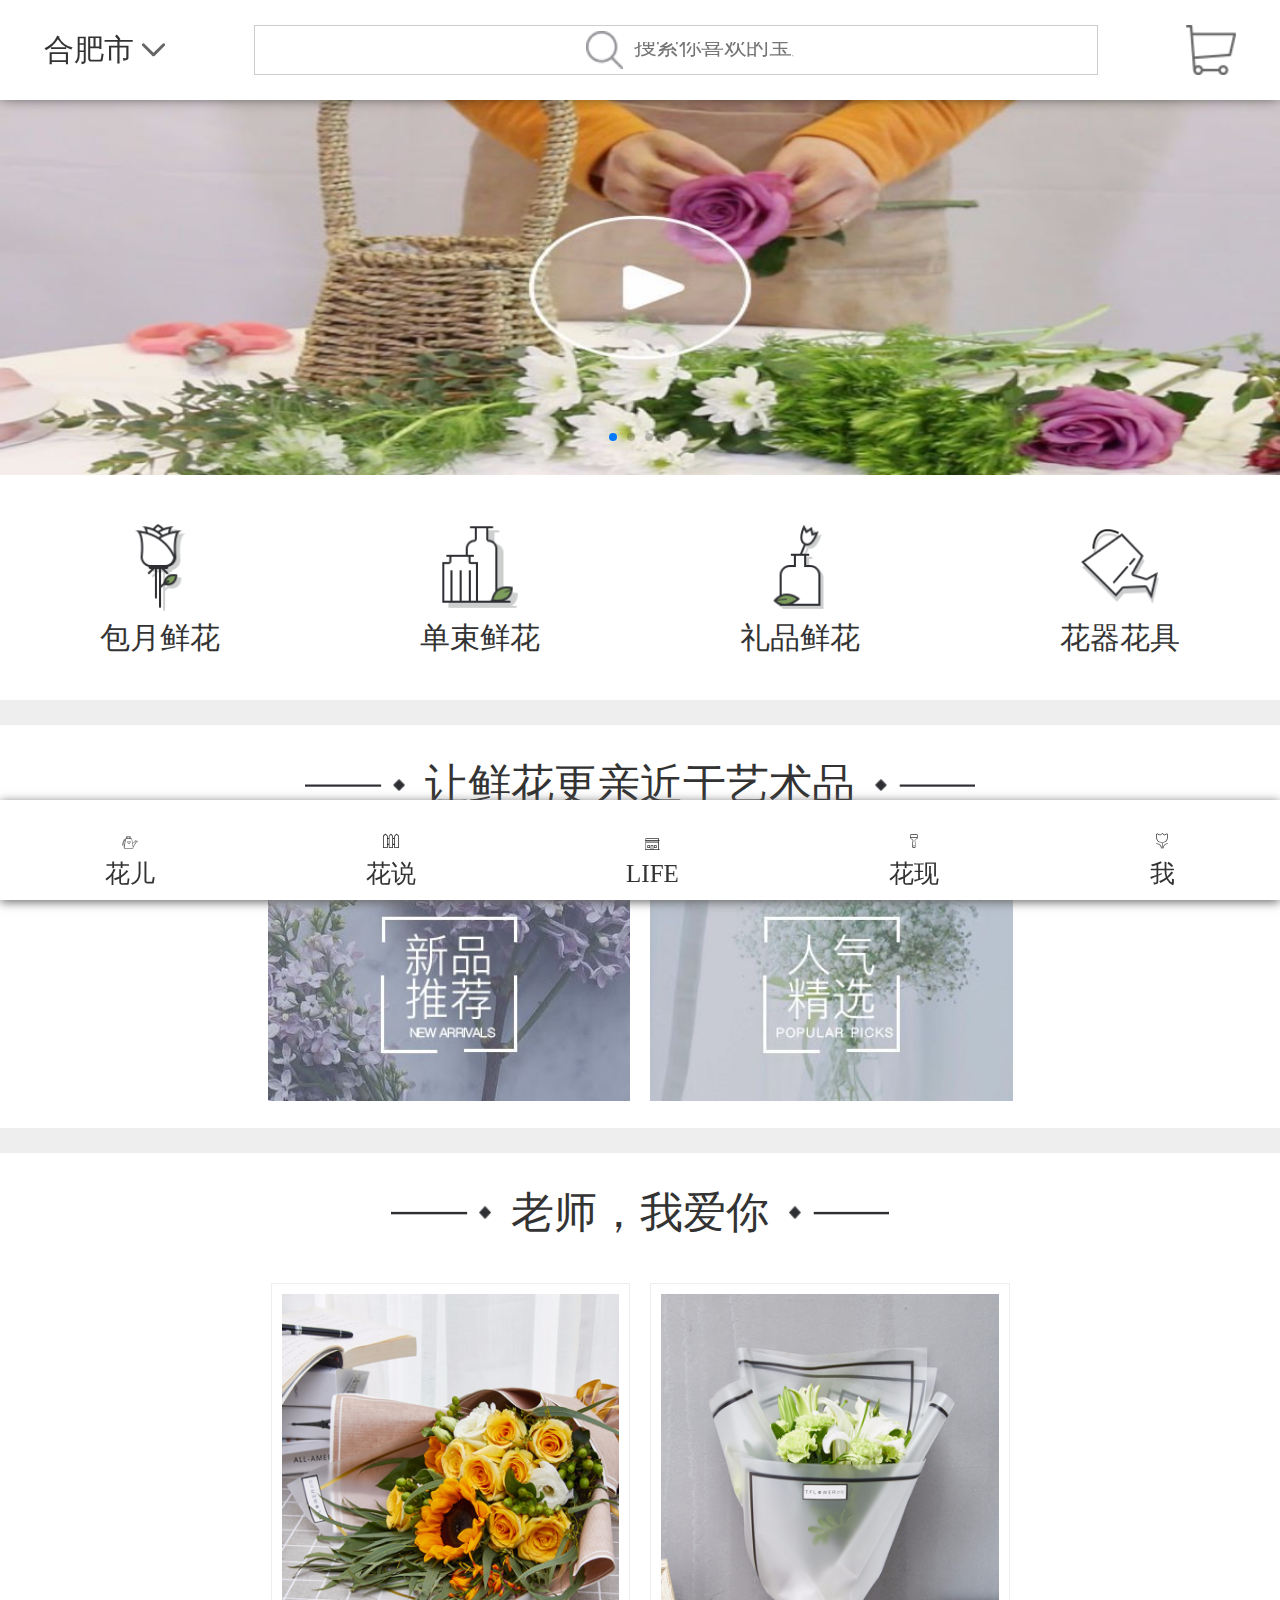
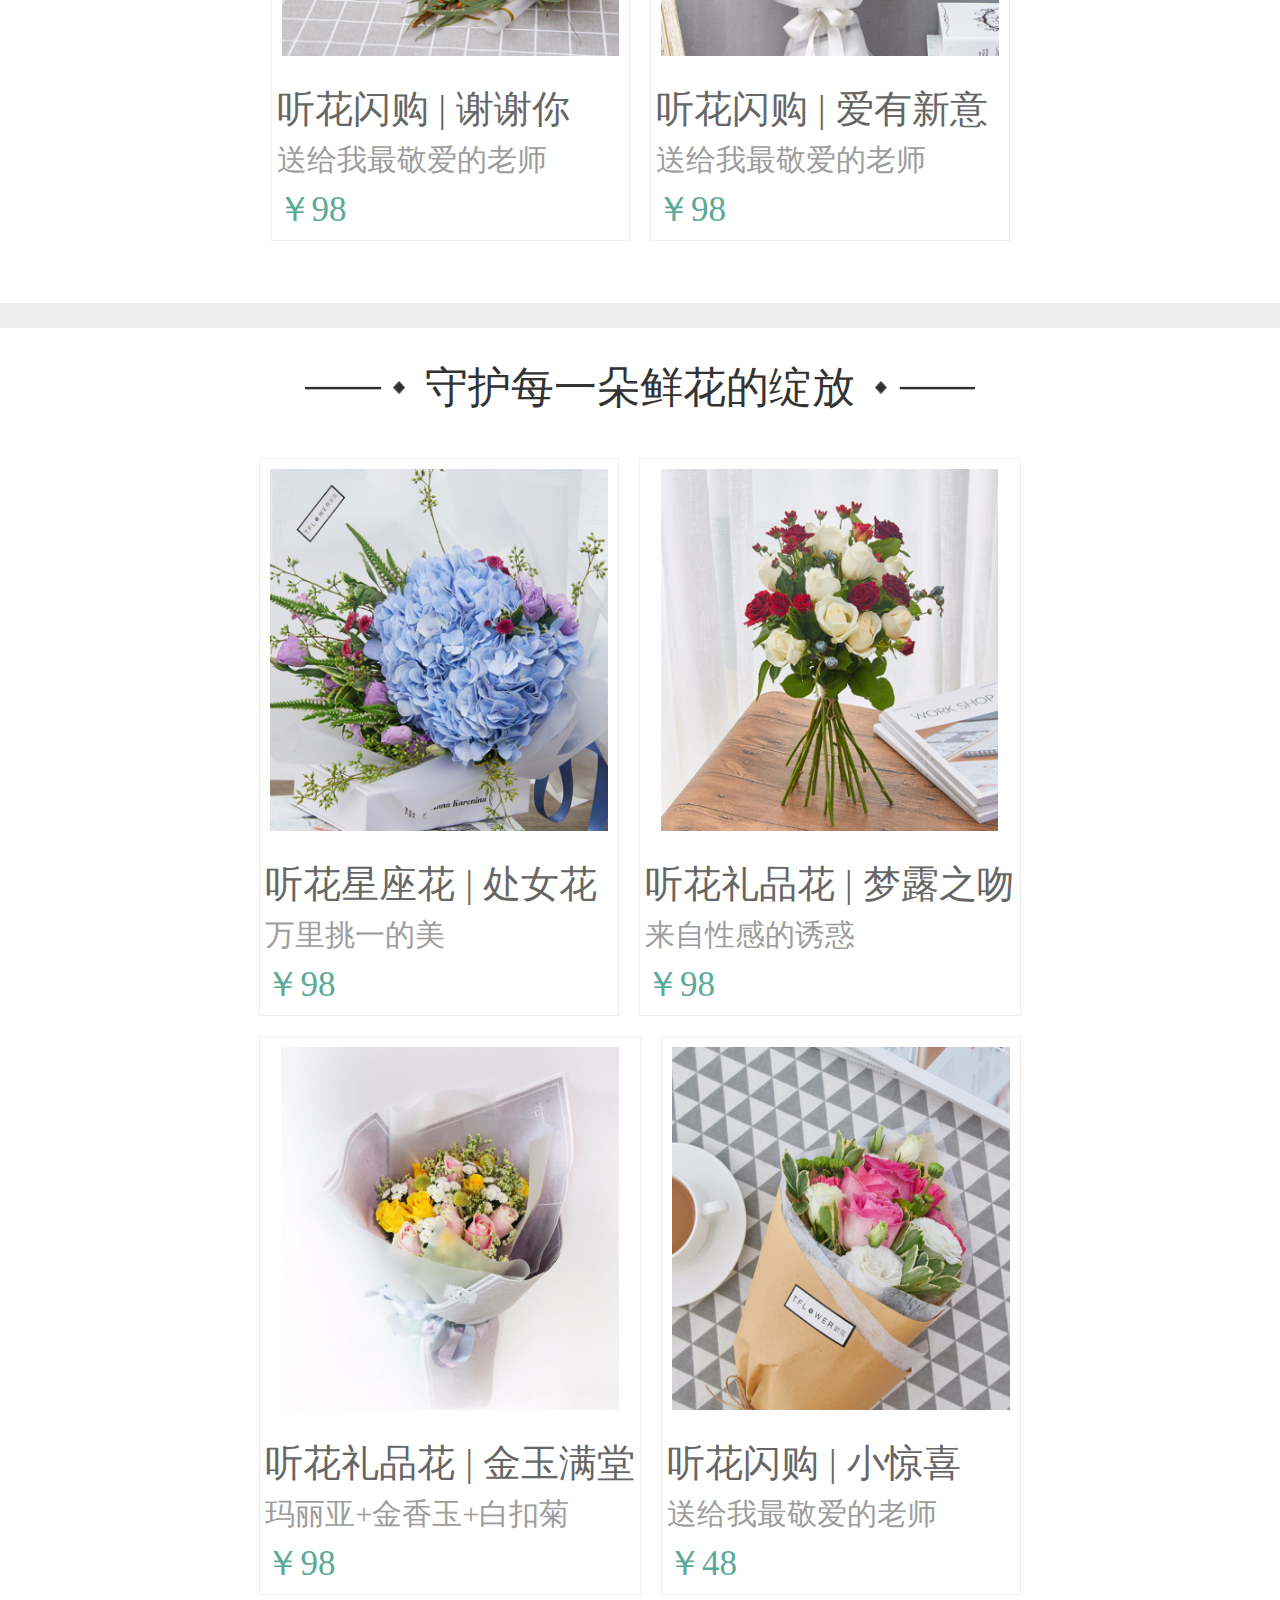
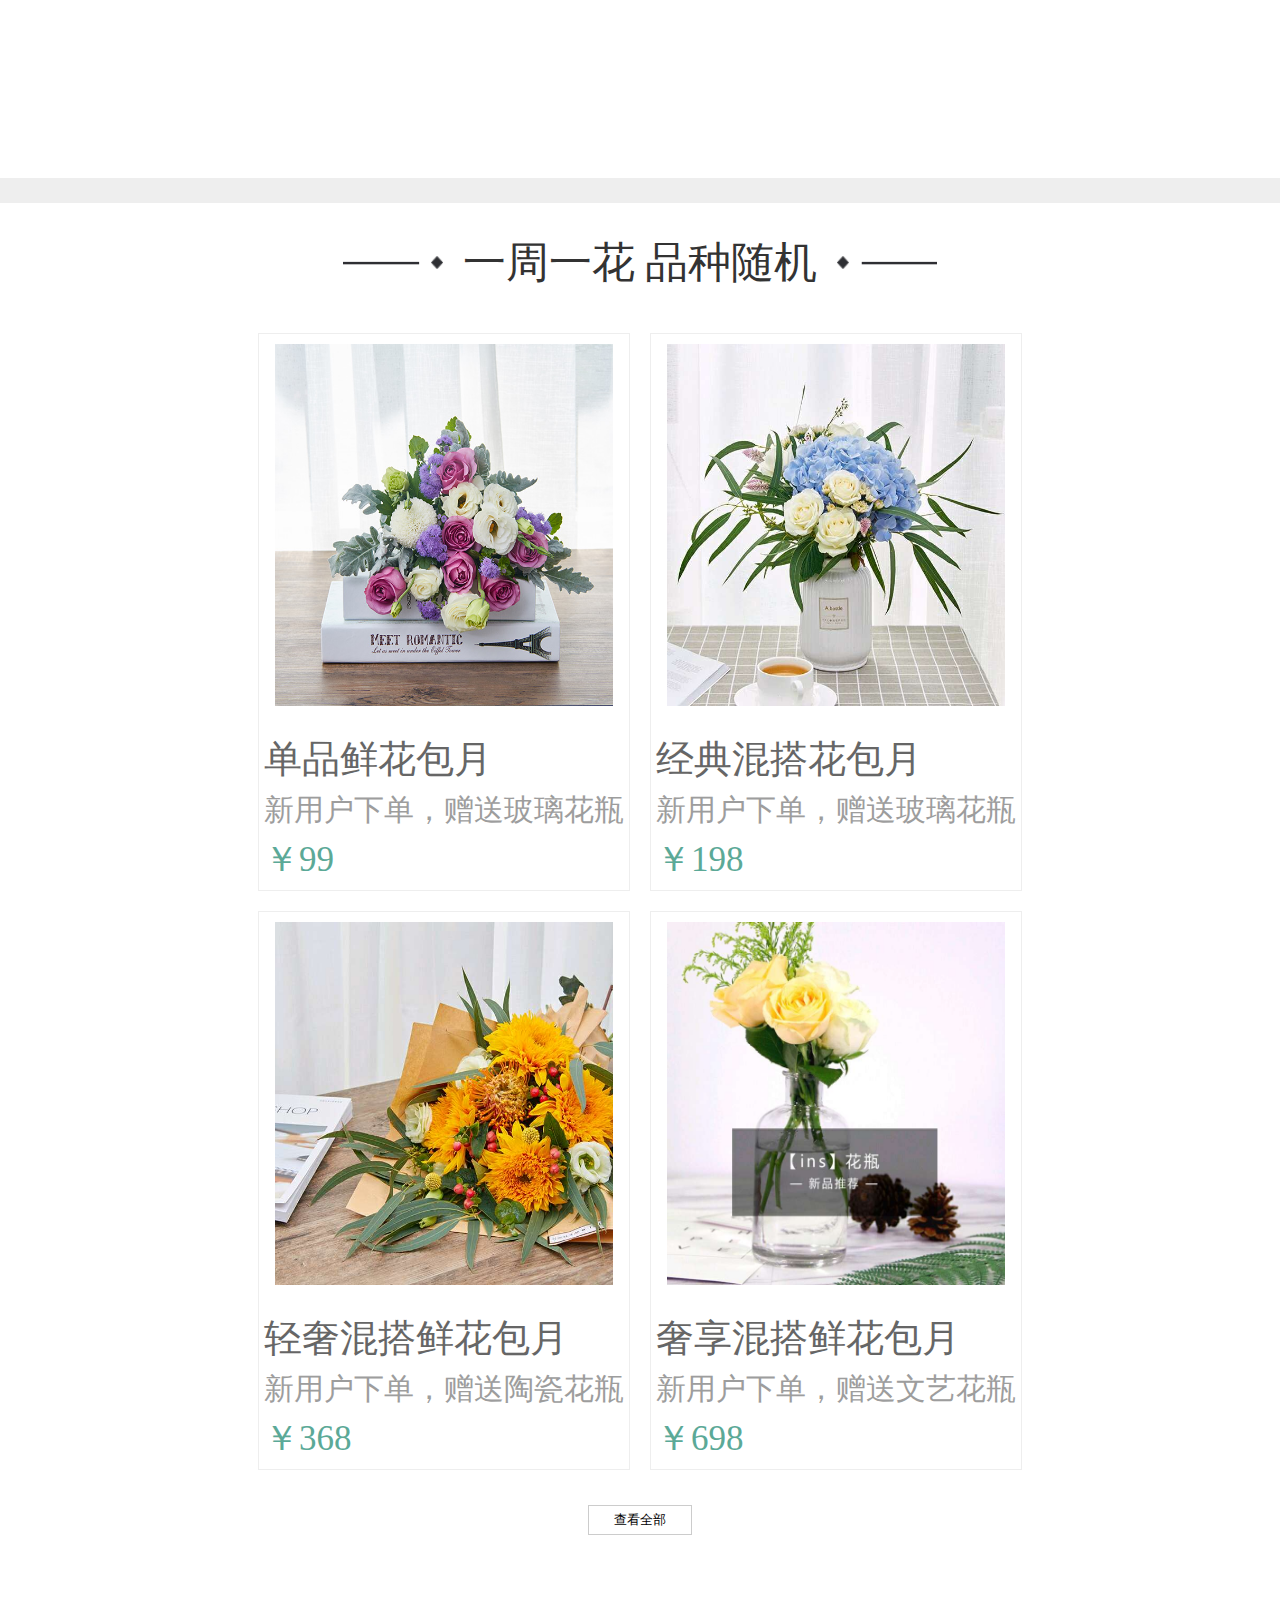
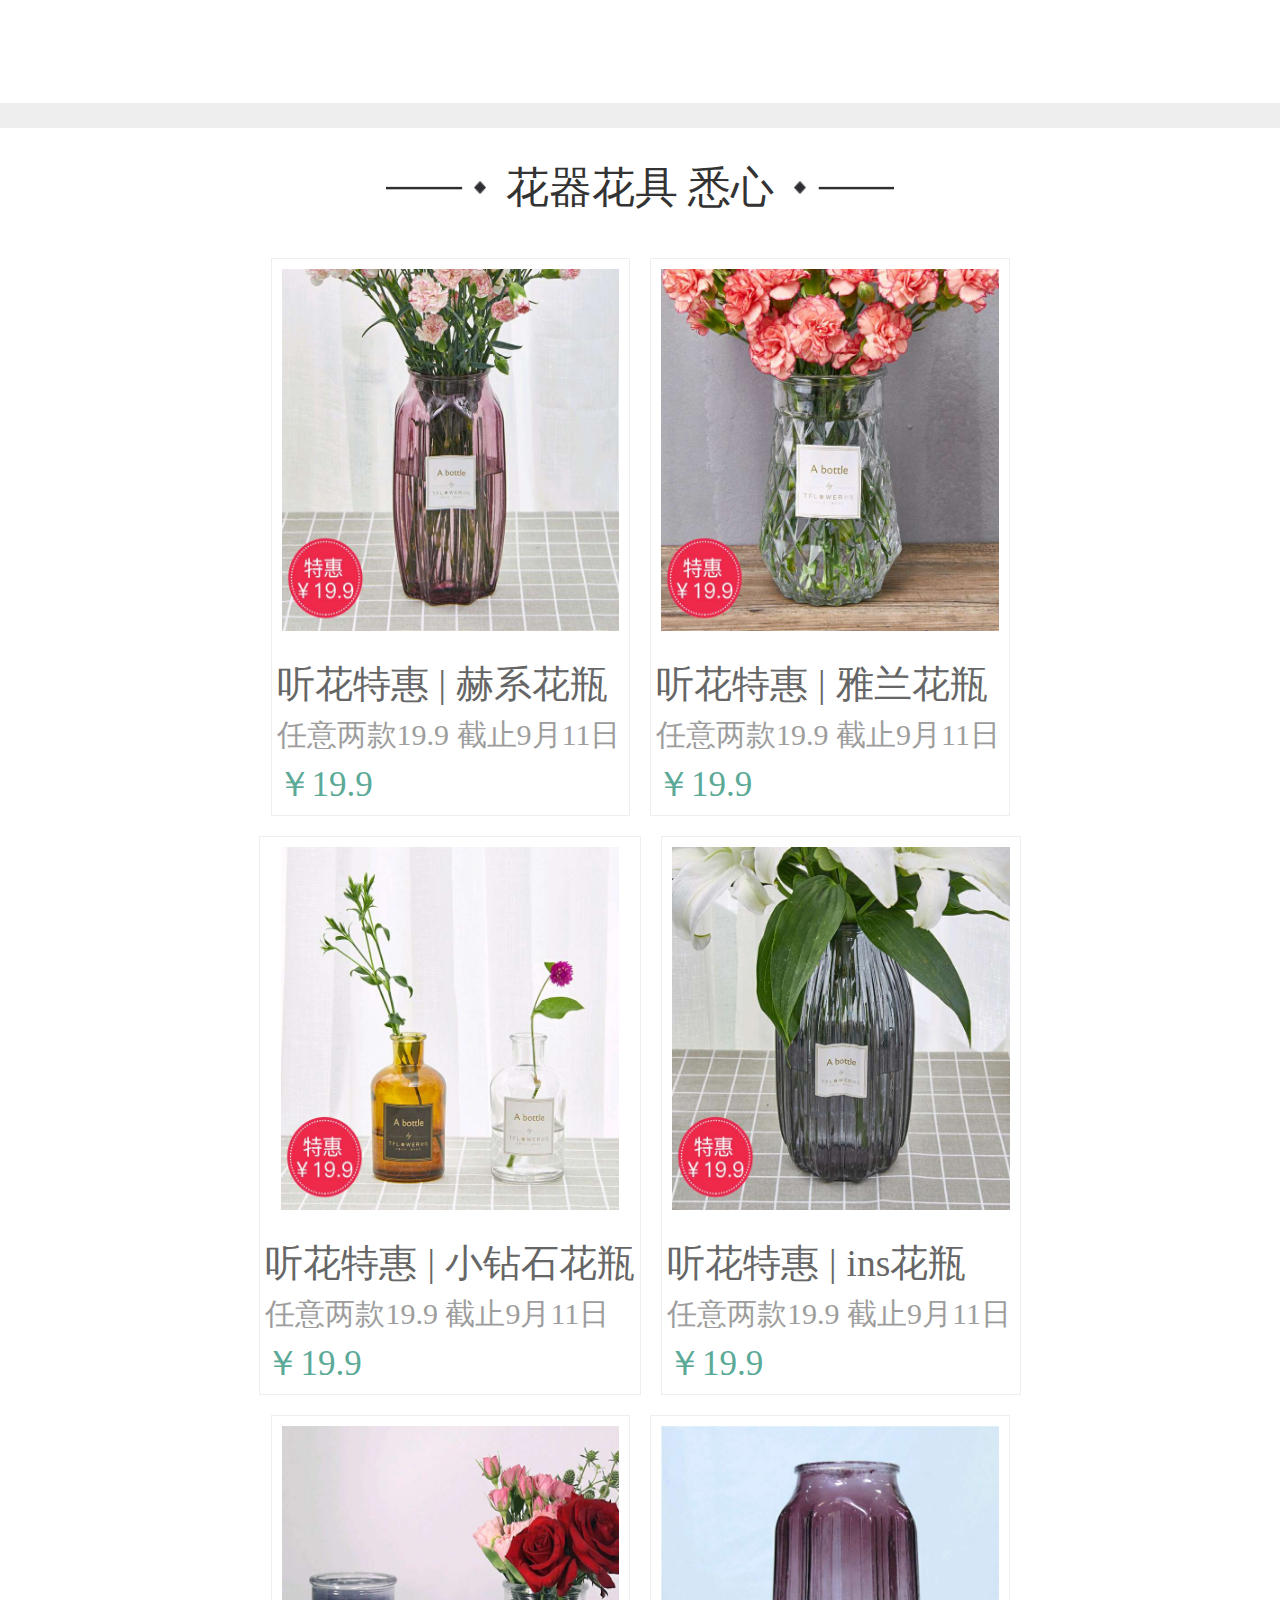
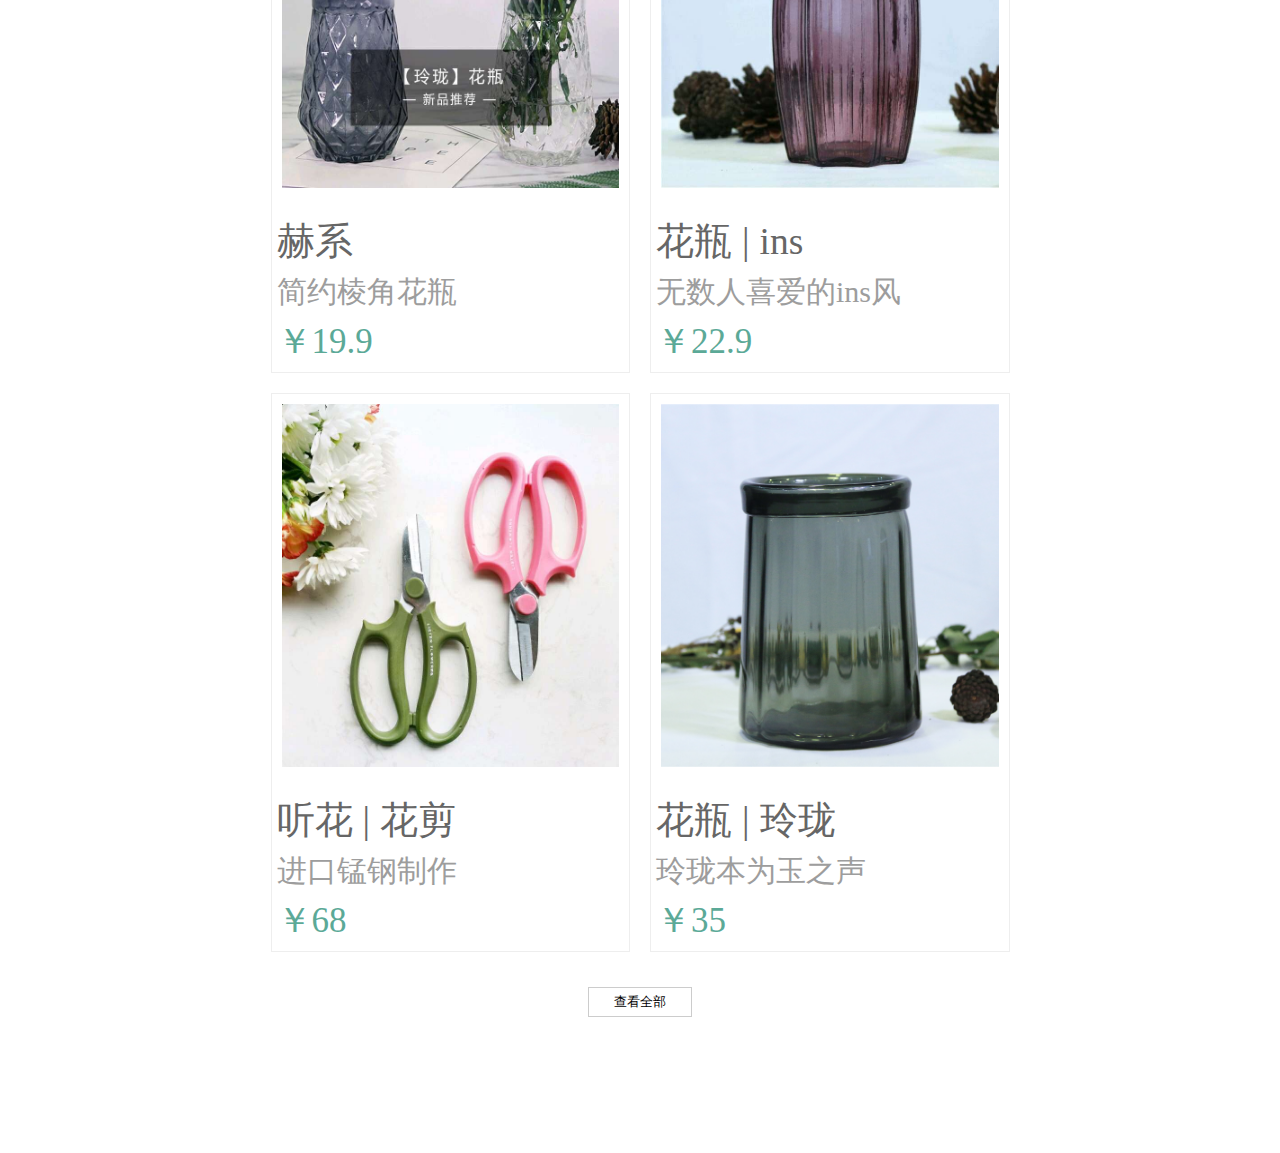
<file: index.html>
<!DOCTYPE html>
<html lang="en">
<head>
	<meta charset="UTF-8">
	<meta content="width=device-width, initial-scale=1.0, maximum-scale=1.0,  user-scalable=0"; name="viewport" />
	<meta content="telephone=no" name="format-detection" />
	 <meta name="apple-mobile-web-app-status-bar-style" content="black">

	<title>花儿</title>
	<link rel="stylesheet" type="text/css" href="css/iconfont.css">
	<link rel="stylesheet" type="text/css" href="css/reset.css">
	<link rel="stylesheet" type="text/css" href="css/style1.css">
	<link rel="stylesheet" href="css/swiper-3.4.2.min.css">
	<script src="js/swiper-3.4.2.min.js"></script>
</head>
<body>
	<header>
		<span>合肥市&nbsp;<i class="iconfont icon-fangxiangjian-xia"></i></span>
		<form action="">
		<img src="img/ss@2x.png" alt="" class="img1">
		<input type="text" placeholder="搜索你喜欢的宝贝">
		</form>
		<img src="img/gwc@2x.png" alt="">
	</header>

<div class="swiper-container">
    <div class="swiper-wrapper">
        <div class="swiper-slide"><img src="img/banner_1.jpg" alt=""></div>
        <div class="swiper-slide"><img src="img/banner_2.jpg" alt=""></div>
        <div class="swiper-slide"><img src="img/banner_3.jpg" alt=""></div>
        <div class="swiper-slide"><img src="img/banner_4.jpg" alt=""></div>
    </div>
    <!-- 如果需要分页器 -->
    <div class="swiper-pagination"></div>
</div>
<script>
  var mySwiper = new Swiper ('.swiper-container', {
    loop: true,
    pagination: '.swiper-pagination',
    autoplay : 1500,
  })
  </script>

<div class="nav">
	<div class="box">
		<img src="img/nav_1.png" alt="">
		<p>包月鲜花</p>
	</div>
	<div class="box">
		<img src="img/nav_2.png" alt="">
		<p>单束鲜花</p>
	</div>
	<div class="box">
		<img src="img/nav_3.png" alt="">
		<p>礼品鲜花</p>
	</div>
	<div class="box">
		<img src="img/nav_4.png" alt="">
		<p>花器花具</p>
	</div>
</div>


<div class="list">
	<h2>
		<img src="img/left@2x.png" alt="">
		<span>让鲜花更亲近于艺术品</span>
		<img src="img/right@2x.png" alt="">
	</h2>
	<div class="img">
		<img src="img/new_1.jpg" alt="">
		<img src="img/new_2.jpg" alt="">
	</div>
</div>
<div class="list1">
	<h2>
		<img src="img/left@2x.png" alt="">
		<span>老师，我爱你</span>
		<img src="img/right@2x.png" alt="">
	</h2>
	<div class="img">
		<div class="list1_1">
			<img src="img/1-1.jpg" alt="">
			<p>听花闪购<span>|</span>谢谢你</p>
			<p>送给我最敬爱的老师</p>
			<p>￥98</p>
		</div>
		<div class="list1_1">
			<img src="img/1-2.jpg" alt="">
			<p>听花闪购<span>|</span>爱有新意</p>
			<p>送给我最敬爱的老师</p>
			<p>￥98</p>
		</div>
	</div>
</div>


<div class="list1 list2">
	<h2>
		<img src="img/left@2x.png" alt="">
		<span>守护每一朵鲜花的绽放</span>
		<img src="img/right@2x.png" alt="">
	</h2>
	<div class="img">
		<div class="list1_1">
			<img src="img/1-3.jpg" alt="">
			<p>听花星座花<span>|</span>处女花</p>
			<p>万里挑一的美</p>
			<p>￥98</p>
		</div>
		<div class="list1_1">
			<img src="img/1-4.jpg" alt="">
			<p>听花礼品花<span>|</span>梦露之吻</p>
			<p>来自性感的诱惑</p>
			<p>￥98</p>
		</div>
	</div>
	<div class="img">
		<div class="list1_1">
			<img src="img/1-5.jpg" alt="">
			<p>听花礼品花<span>|</span>金玉满堂</p>
			<p>玛丽亚+金香玉+白扣菊</p>
			<p>￥98</p>
		</div>
		<div class="list1_1">
			<img src="img/1-6.jpg" alt="">
			<p>听花闪购<span>|</span>小惊喜</p>
			<p>送给我最敬爱的老师</p>
			<p>￥48</p>
		</div>
	</div>
</div>


<div class="list1 list2 list5">
	<h2>
		<img src="img/left@2x.png" alt="">
		<span>一周一花 品种随机</span>
		<img src="img/right@2x.png" alt="">
	</h2>
	<div class="img">
		<div class="list1_1">
			<img src="img/1-8.jpg" alt="">
			<p>单品鲜花包月</p>
			<p>新用户下单，赠送玻璃花瓶</p>
			<p>￥99</p>
		</div>
		<div class="list1_1">
			<img src="img/1-9.jpg" alt="">
			<p>经典混搭花包月</p>
			<p>新用户下单，赠送玻璃花瓶</p>
			<p>￥198</p>
		</div>
	</div>
	<div class="img">
		<div class="list1_1">
			<img src="img/1-10.jpg" alt="">
			<p>轻奢混搭鲜花包月</p>
			<p>新用户下单，赠送陶瓷花瓶</p>
			<p>￥368</p>
		</div>
		<div class="list1_1">
			<img src="img/2-1.jpg" alt="">
			<p>奢享混搭鲜花包月</p>
			<p>新用户下单，赠送文艺花瓶</p>
			<p>￥698</p>
		</div>
	</div>
	<button>查看全部</button>
</div>

<div class="list1 list2 list3">
	<h2>
		<img src="img/left@2x.png" alt="">
		<span>花器花具 悉心</span>
		<img src="img/right@2x.png" alt="">
	</h2>
	<div class="img">
		<div class="list1_1">
			<img src="img/2-2.jpg" alt="">
			<p>听花特惠<span>|</span>赫系花瓶</p>
			<p>任意两款19.9 截止9月11日</p>
			<p>￥19.9</p>
		</div>
		<div class="list1_1">
			<img src="img/2-4.jpg" alt="">
			<p>听花特惠<span>|</span>雅兰花瓶</p>
			<p>任意两款19.9 截止9月11日</p>
			<p>￥19.9</p>
		</div>
	</div>
	<div class="img">
		<div class="list1_1">
			<img src="img/2-5.jpg" alt="">
			<p>听花特惠<span>|</span>小钻石花瓶</p>
			<p>任意两款19.9 截止9月11日</p>
			<p>￥19.9</p>
		</div>
		<div class="list1_1">
			<img src="img/2-7.jpg" alt="">
			<p>听花特惠<span>|</span>ins花瓶</p>
			<p>任意两款19.9 截止9月11日</p>
			<p>￥19.9</p>
		</div>
	</div>
	<div class="img">
		<div class="list1_1">
			<img src="img/2-3.jpg" alt="">
			<p>赫系</p>
			<p>简约棱角花瓶</p>
			<p>￥19.9</p>
		</div>
		<div class="list1_1">
			<img src="img/2-6.jpg" alt="">
			<p>花瓶<span>|</span>ins</p>
			<p>无数人喜爱的ins风</p>
			<p>￥22.9</p>
		</div>
	</div>
	<div class="img">
		<div class="list1_1">
			<img src="img/2-8.jpg" alt="">
			<p>听花<span>|</span>花剪</p>
			<p>进口锰钢制作</p>
			<p>￥68</p>
		</div>
		<div class="list1_1">
			<img src="img/2-9.jpg" alt="">
			<p>花瓶<span>|</span>玲珑</p>
			<p>玲珑本为玉之声</p>
			<p>￥35</p>
		</div>
	</div>
	<button>查看全部</button>
</div>

<footer>
<ul>
	<li>
		<a href="index.html"><i class="iconfont icon-shuihu"></i>
		<p>花儿</p>
		</a>
	</li>
	<li>
		<a href="hs.html"><i class="iconfont icon-zhalan"></i>
		<p>花说</p>
		</a>
	</li>
	<li>
		<a href="life1.html"><i class="iconfont icon-iconset0217"></i>
		<p>LIFE</p>
		</a>
	</li>
	<li>
		<a href="hx.html"><i class="iconfont icon-shuaziline"></i>
		<p>花现</p>
		</a>
	</li>
	<li>
		<a href="wo.html"><i class="iconfont icon-iconcopy"></i>
		<p>我</p>
		</a>
	</li>
</ul>
</footer>
</body>
</html>
</file>
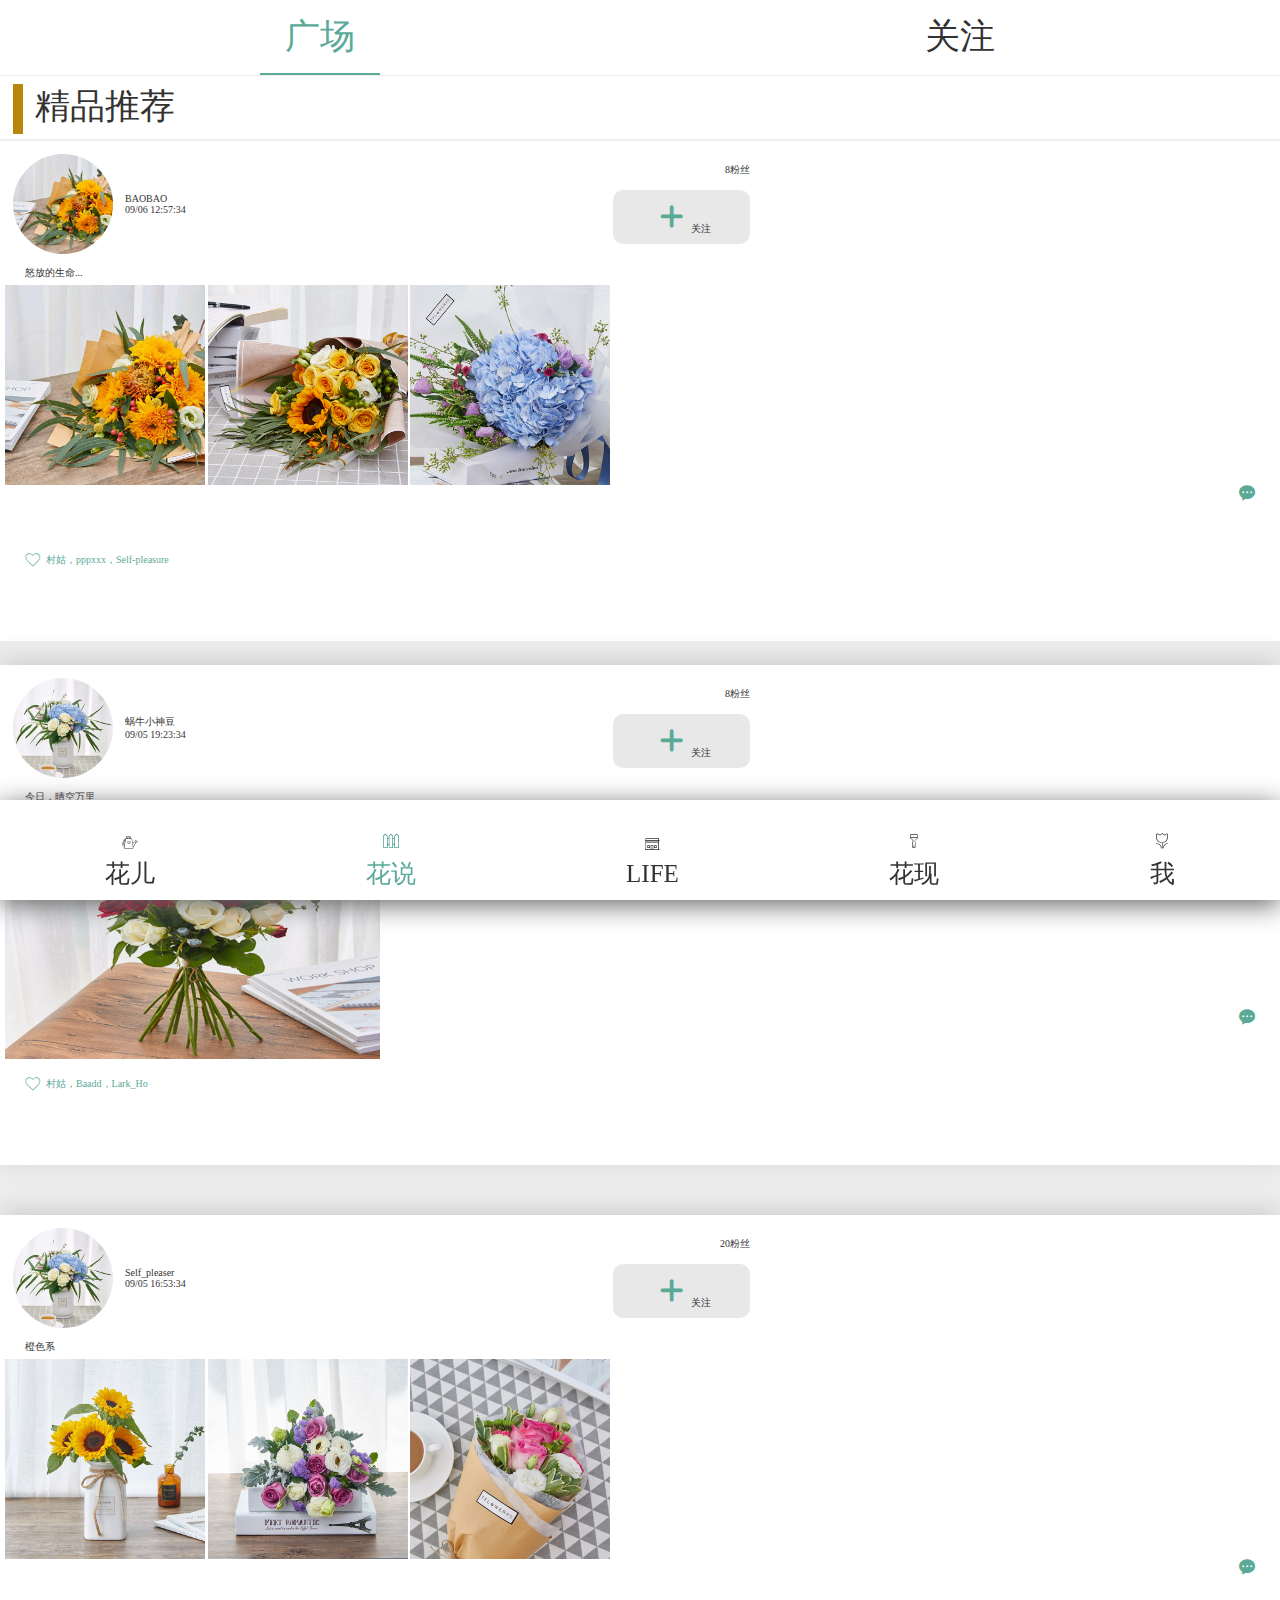
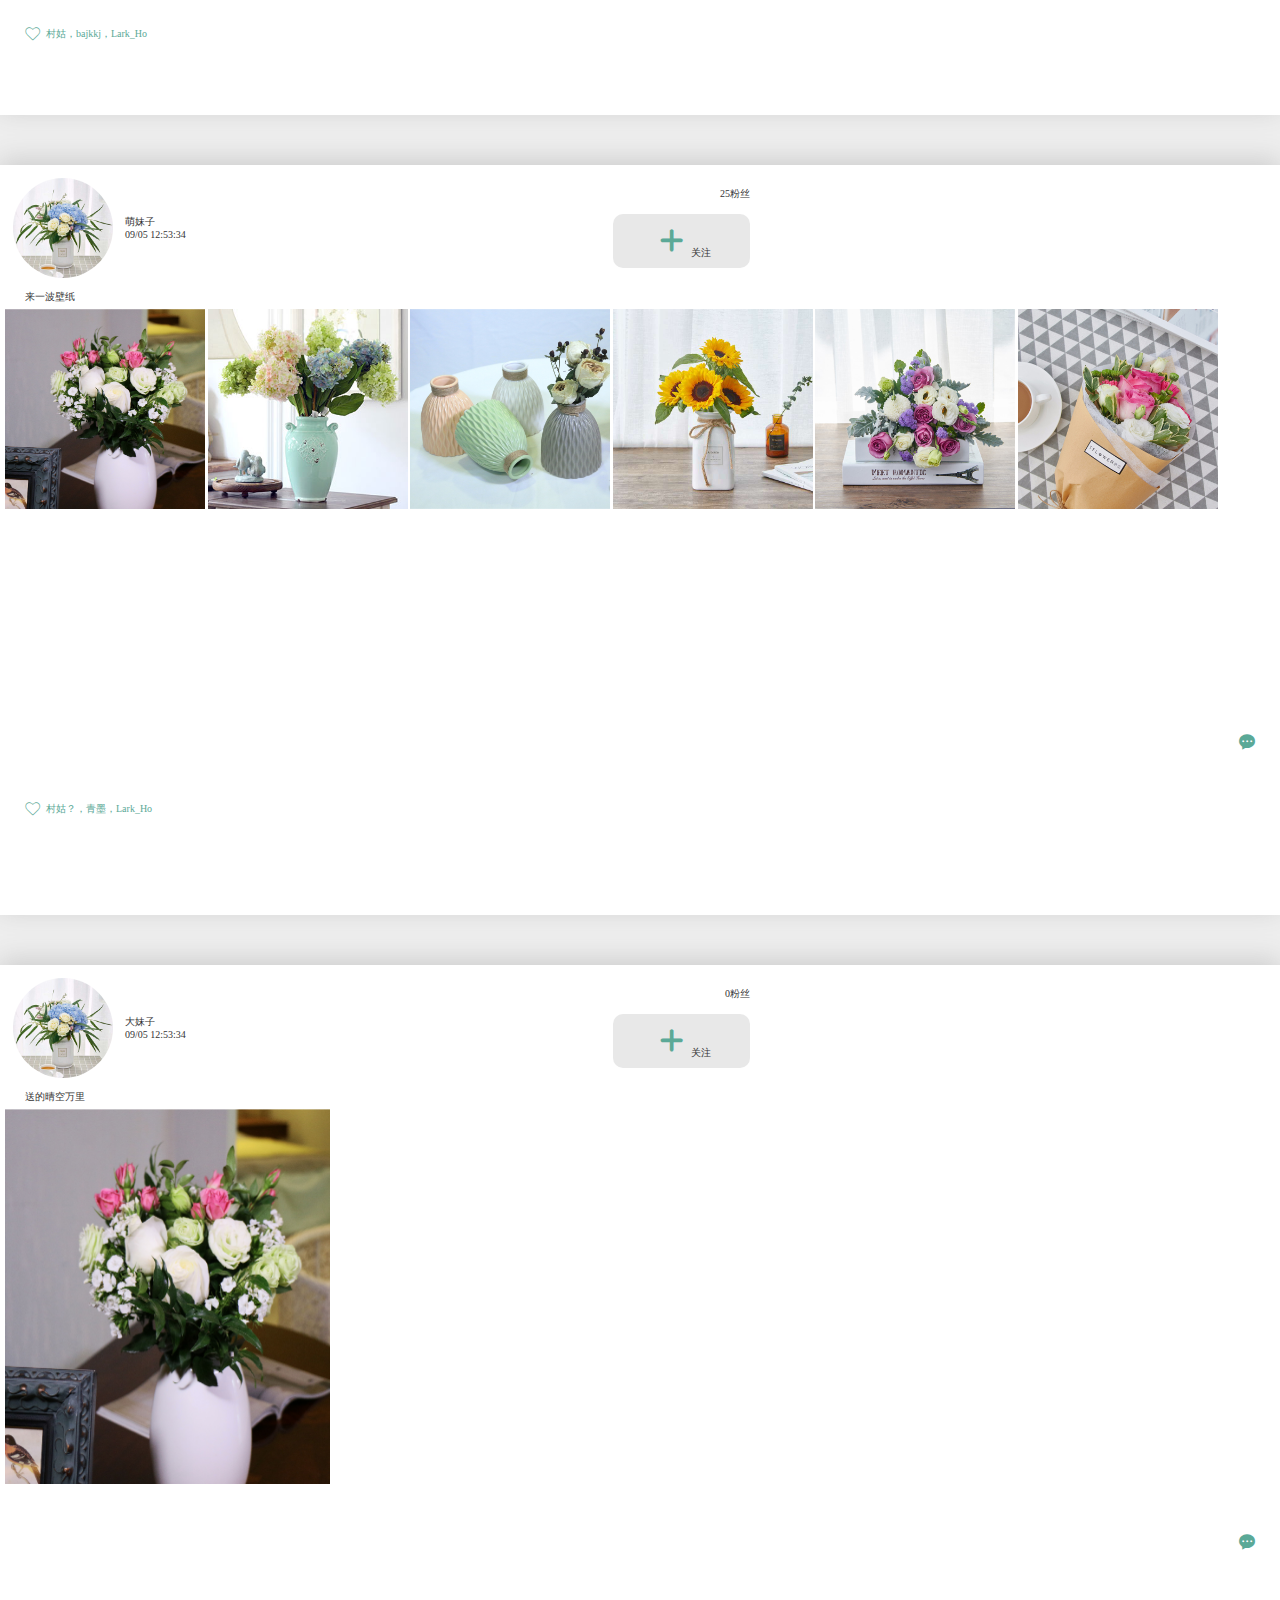
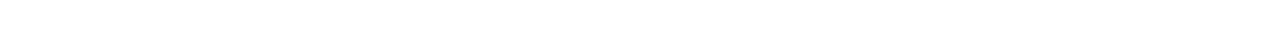
<file: hs.html>
<!DOCTYPE html>
<html lang="en">
<head>
	<meta charset="UTF-8">
	<meta content="width=device-width, initial-scale=1.0, maximum-scale=1.0,  user-scalable=0"; name="viewport" />
	<meta content="telephone=no" name="format-detection" />
	<title>花说</title>
	<link rel="stylesheet" type="text/css" href="css/iconfont.css">
	<link rel="stylesheet" type="text/css" href="css/reset.css">
	<link rel="stylesheet" type="text/css" href="css/style2.css">
	<!-- <script src="js/1.js"></script> -->
</head>
<body>
<header>
<h2 class="select">广场</h2>
<h2>关注</h2>
</header>
<div class="contain">
	<div class="top">
		<span></span>
		<i>精品推荐</i>
	</div>
	<div class="about">
		<div class="toux">
			<a href=""><img src="img/1-10.jpg" alt=""></a>
			<ul>
				<li>BAOBAO</li>
				<li>09/06 12:57:34</li>
			</ul>
			<ul>
				<li>8粉丝</li>
				<li><a href=""><i class="iconfont icon-jiahao"></i>关注</a></li>
			</ul>
		</div>
		<p>怒放的生命...</p>
		<div class="about_img">
			<img src="img/1-10.jpg" alt="">
			<img src="img/1-1.jpg" alt="">
			<img src="img/1-3.jpg" alt="">
		</div>
		<div class="xx"><i class="iconfont icon-xinxi"></i></div>
		<b><i class="iconfont icon-xin"></i>&nbsp;&nbsp;村姑，pppxxx，Self-pleasure</b>
	</div>
	<div class="about about1">
		<div class="toux">
			<a href=""><img src="img/1-9.jpg" alt=""></a>
			<ul>
				<li>蜗牛小神豆</li>
				<li>09/05 19:23:34</li>
			</ul>
			<ul>
				<li>8粉丝</li>
				<li><a href=""><i class="iconfont icon-jiahao"></i>关注</a></li>
			</ul>
		</div>
		<p>今日，晴空万里</p>
		<div class="about_img">
			<img src="img/1-4.jpg" alt="">
		</div>
		<div class="xx"><i class="iconfont icon-xinxi"></i></div>
		<b><i class="iconfont icon-xin"></i>&nbsp;&nbsp;村姑，Baadd，Lark_Ho</b>
	</div>

	<div class="about about2">
		<div class="toux">
			<a href=""><img src="img/1-9.jpg" alt=""></a>
			<ul>
				<li>Self_pleaser</li>
				<li>09/05 16:53:34</li>
			</ul>
			<ul>
				<li>20粉丝</li>
				<li><a href=""><i class="iconfont icon-jiahao"></i>关注</a></li>
			</ul>
		</div>
		<p>橙色系</p>
		<div class="about_img">
			<img src="img/1-7.jpg" alt="">
			<img src="img/1-8.jpg" alt="">
			<img src="img/1-6.jpg" alt="">
		</div>
		<div class="xx"><i class="iconfont icon-xinxi"></i></div>
		<b><i class="iconfont icon-xin"></i>&nbsp;&nbsp;村姑，bajkkj，Lark_Ho</b>
	</div>



	<div class="about about3">
		<div class="toux">
			<a href=""><img src="img/1-9.jpg" alt=""></a>
			<ul>
				<li>萌妹子</li>
				<li>09/05 12:53:34</li>
			</ul>
			<ul>
				<li>25粉丝</li>
				<li><a href=""><i class="iconfont icon-jiahao"></i>关注</a></li>
			</ul>
		</div>
		<p>来一波壁纸</p>
		<div class="about_img">
			<img src="img/2-11.jpg" alt="">
			<img src="img/2-12.jpg" alt="">
			<img src="img/2-13.jpg" alt="">
			<img src="img/1-7.jpg" alt="">
			<img src="img/1-8.jpg" alt="">
			<img src="img/1-6.jpg" alt="">
		</div>
		<div class="xx"><i class="iconfont icon-xinxi"></i></div>
		<b><i class="iconfont icon-xin"></i>&nbsp;&nbsp;村姑？，青墨，Lark_Ho</b>
	</div>


	<div class="about about4">
		<div class="toux">
			<a href=""><img src="img/1-9.jpg" alt=""></a>
			<ul>
				<li>大妹子</li>
				<li>09/05 12:53:34</li>
			</ul>
			<ul>
				<li>0粉丝</li>
				<li><a href=""><i class="iconfont icon-jiahao"></i>关注</a></li>
			</ul>
		</div>
		<p>送的晴空万里</p>
		<div class="about_img">
			<img src="img/2-11.jpg" alt="">
		</div>
		<div class="xx"><i class="iconfont icon-xinxi"></i></div>
	</div>

</div>







<footer>
<ul>
	<li>
		<a href="index.html"><i class="iconfont icon-shuihu"></i>
		<p>花儿</p>
		</a>
	</li>
	<li>
		<a href=""><i class="iconfont icon-zhalan"></i>
		<p>花说</p>
		</a>
	</li>
	<li>
		<a href="life1.html"><i class="iconfont icon-iconset0217"></i>
		<p>LIFE</p>
		</a>
	</li>
	<li>
		<a href="hx.html"><i class="iconfont icon-shuaziline"></i>
		<p>花现</p>
		</a>
	</li>
	<li>
		<a href="wo.html"><i class="iconfont icon-iconcopy"></i>
		<p>我</p>
		</a>
	</li>
</ul>
</footer>
</body>
</html>
</file>
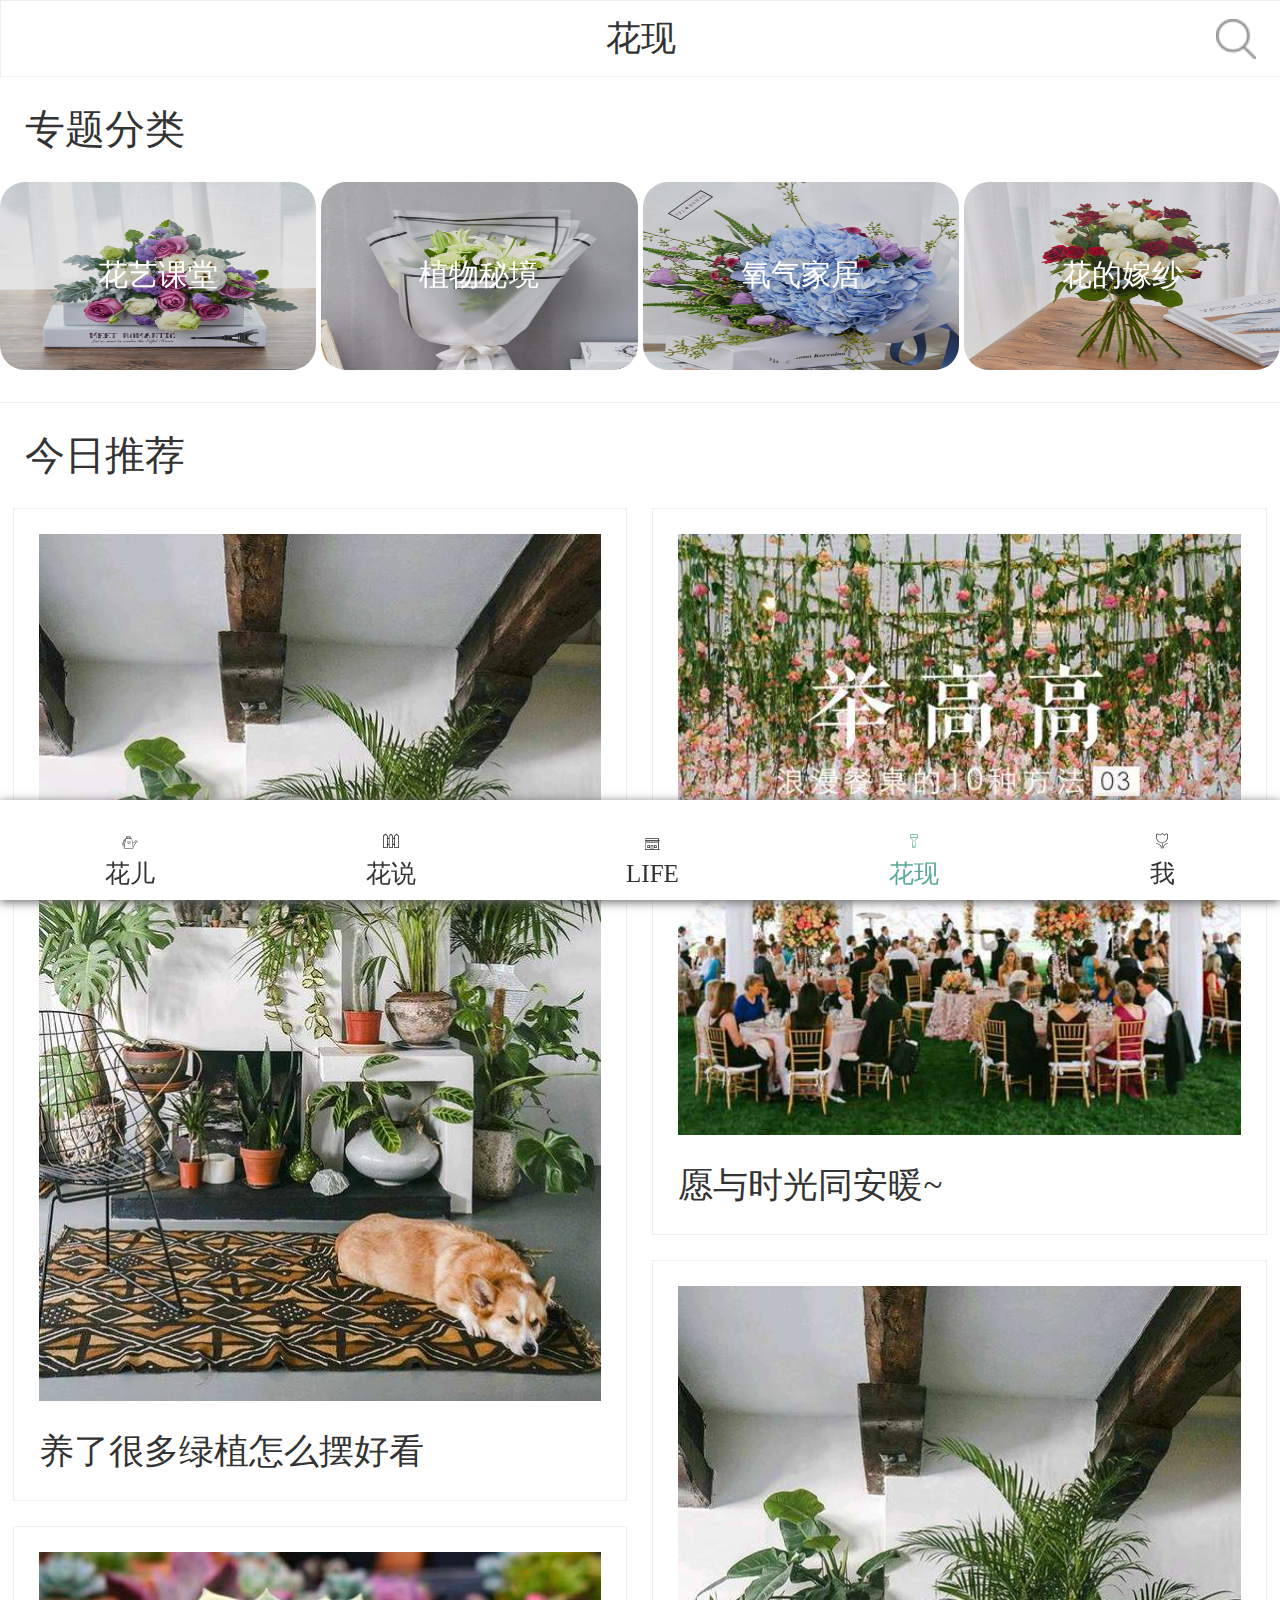
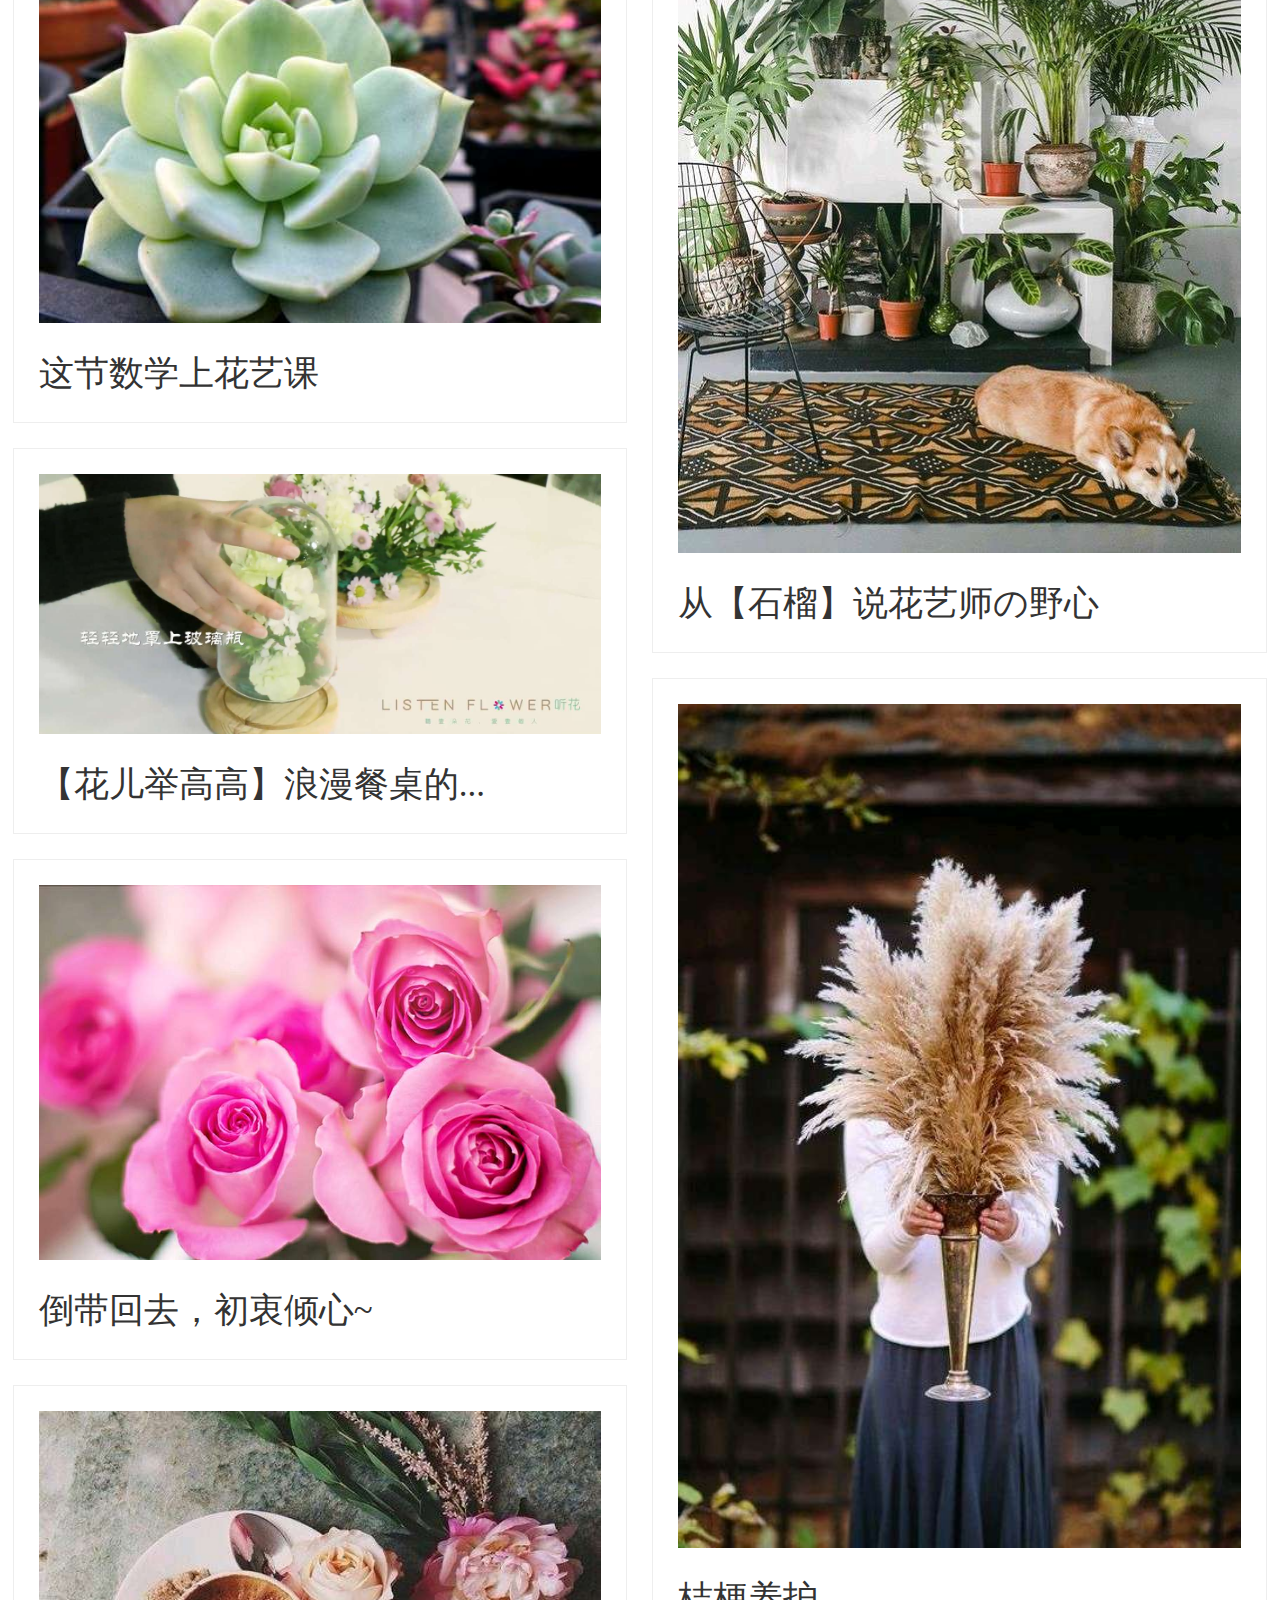
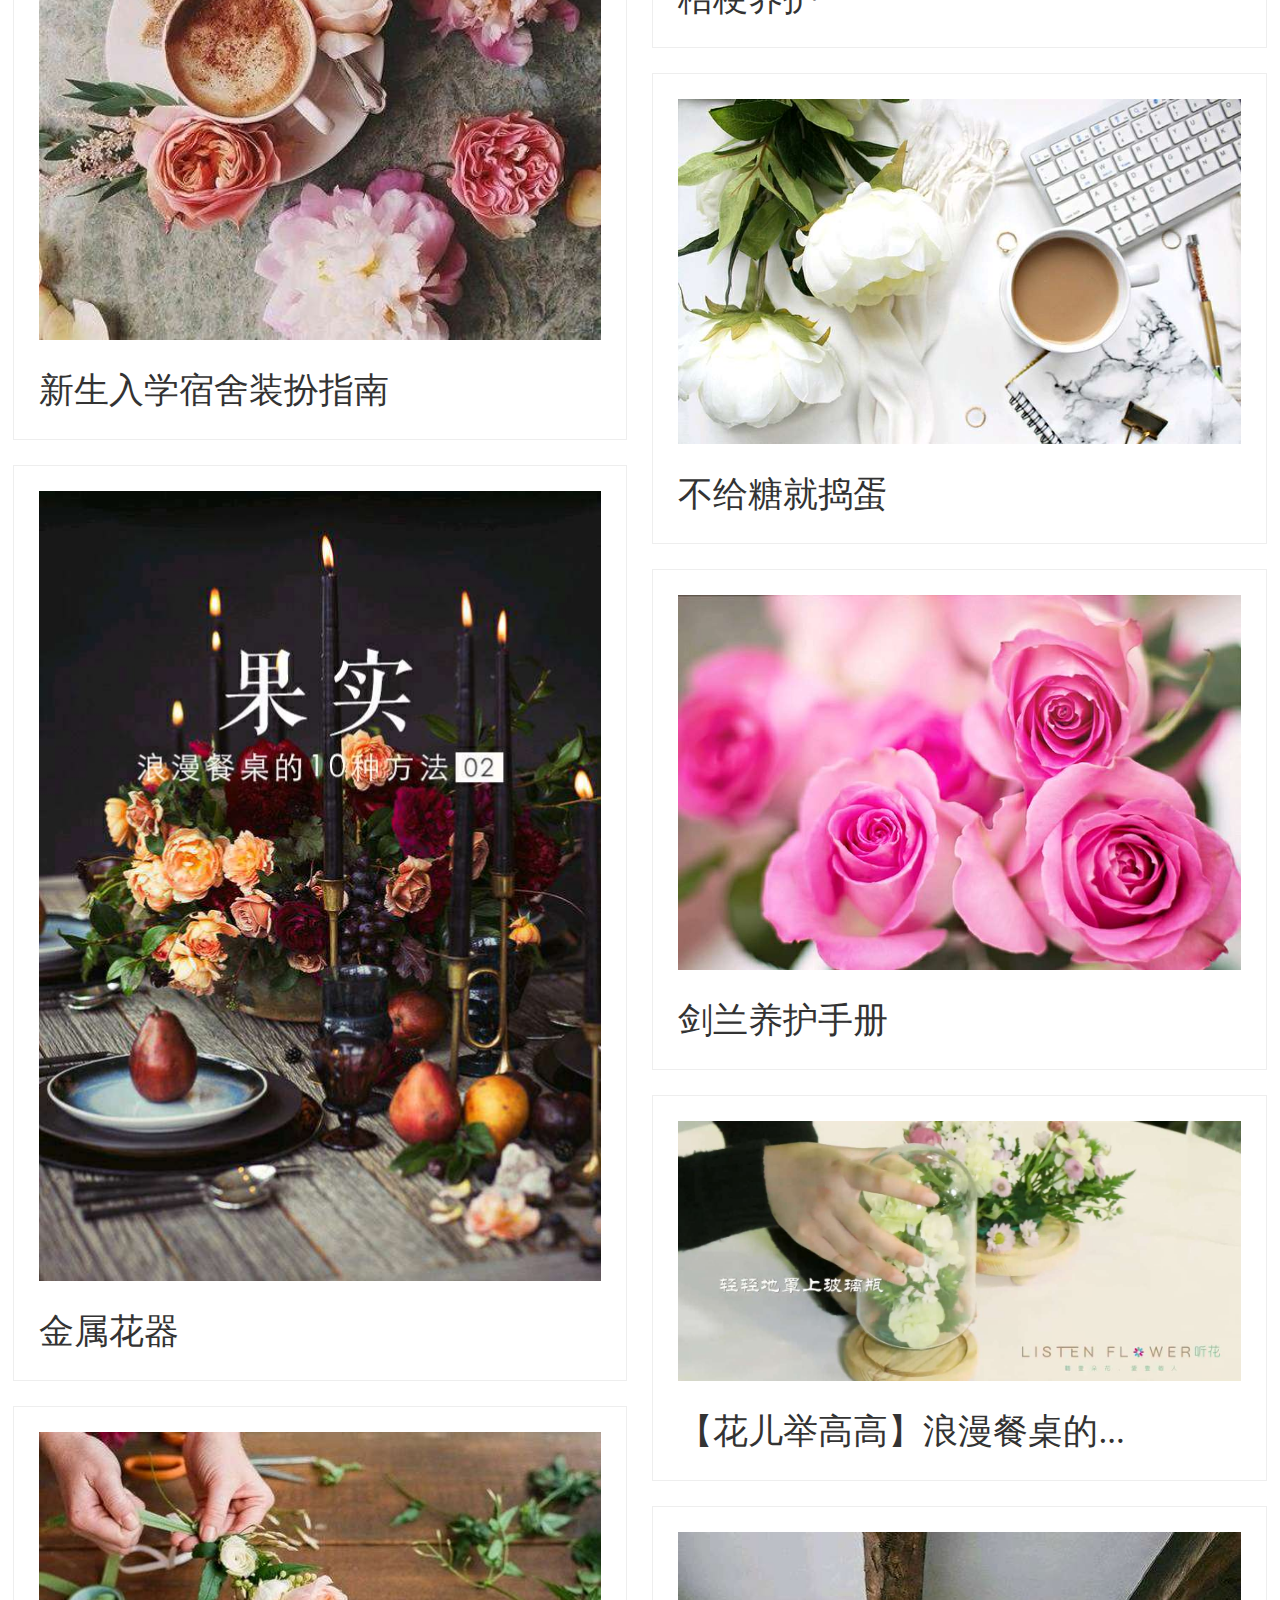
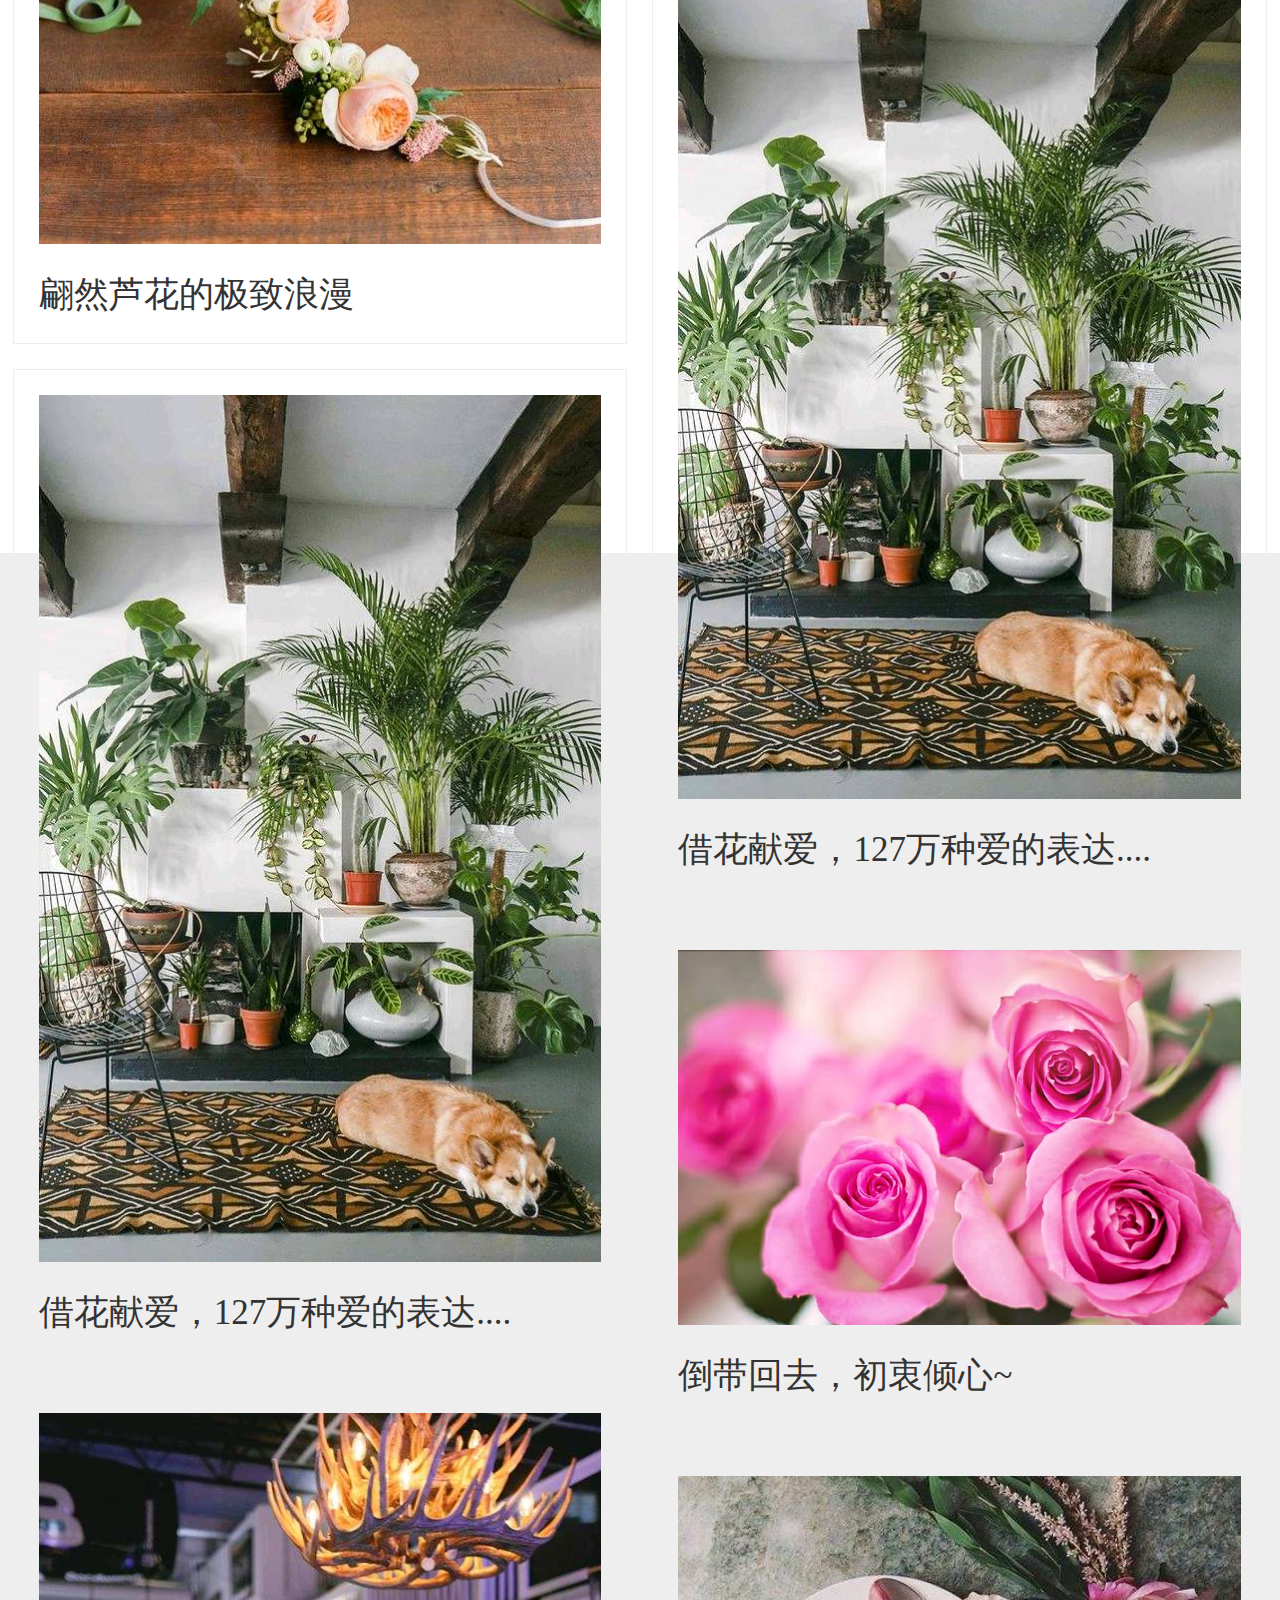
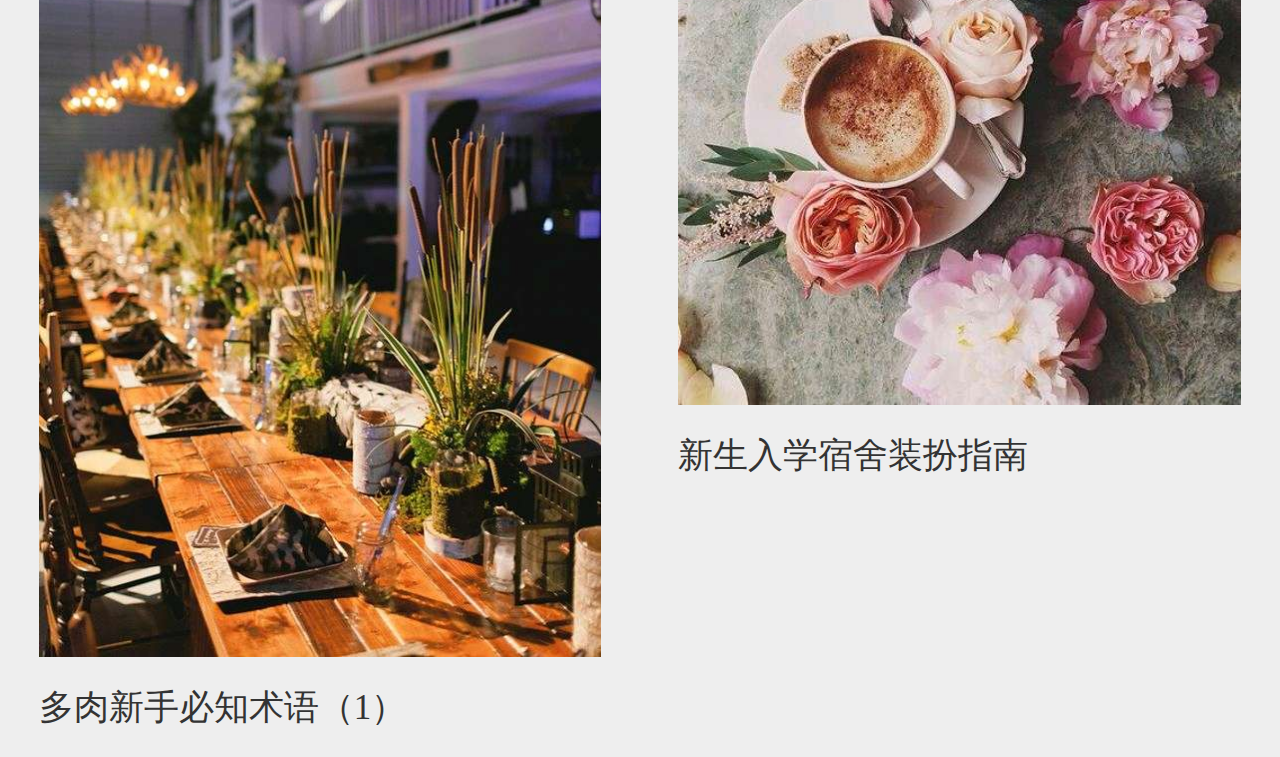
<file: hx.html>
<!DOCTYPE html>
<html lang="en">
<head>
	<meta charset="UTF-8">
	<meta content="width=device-width, initial-scale=1.0, maximum-scale=1.0,  user-scalable=0"; name="viewport" />
	<meta content="telephone=no" name="format-detection" />
	<title>hx</title>
	<link rel="stylesheet" type="text/css" href="css/iconfont.css">
	<link rel="stylesheet" type="text/css" href="css/reset.css">

	<link rel="stylesheet" href="css/swiper.min.css">
	<link rel="stylesheet" type="text/css" href="css/style5.css">

</head>
<body>
	<header>
		<span>花现</span>
		<img src="img/ss@2x.png" alt="">
	</header>

<div class="zt">
<h3>专题分类</h3>
<div class="swiper-container">
        <div class="swiper-wrapper">
            <div class="swiper-slide">
				<img src="img/1-8.jpg" alt="">
				<div class="img_con">
					花艺课堂
				</div>
            </div>
            <div class="swiper-slide">
            <img src="img/1-2.jpg" alt="">
				<div class="img_con">
					植物秘境
				</div>
            </div>
            <div class="swiper-slide">
				<img src="img/1-3.jpg" alt="">
				<div class="img_con">
					氧气家居
				</div>
            </div>
            <div class="swiper-slide">
				<img src="img/1-4.jpg" alt="">
				<div class="img_con">
					花的嫁纱
				</div>

            </div>
            <div class="swiper-slide">
				<img src="img/1-5.jpg" alt="">
				<div class="img_con">
					诗意生活
				</div>

            </div>
        </div>
    </div>
</div>
    <!-- Swiper JS -->
    <script src="js/swiper.min.js"></script>

    <!-- Initialize Swiper -->
    <script>
    var swiper = new Swiper('.swiper-container', {
        pagination: '.swiper-pagination',
        slidesPerView: 4,
        paginationClickable: true,
        spaceBetween:5
    });
    </script>

<div class="tj">
	<h3>今日推荐</h3>
	
	 <div class="container">
        <div class="waterfall">
            <div class="item">
                <img src="img/x-3.jpg">
                <p>养了很多绿植怎么摆好看</p>
           </div>



            <div class="item">
                <img src="img/x-1.jpg">
                <p>这节数学上花艺课</p>
           </div>
          <div class="item">
                <img src="img/x-2.jpg">
                <p>【花儿举高高】浪漫餐桌的...</p>
           </div>
           <div class="item">
                <img src="img/x-19.jpg">
                <p>倒带回去，初衷倾心~</p>
           </div>
           <div class="item">
                <img src="img/x-4.jpg">
                <p>新生入学宿舍装扮指南</p>
           </div>




            <div class="item">
                <img src="img/x-5.jpg">
                <p>金属花器</p>
           </div>



            <div class="item">
                <img src="img/x-6.jpg">
                <p>翩然芦花的极致浪漫</p>
           </div>

           <div class="item">
                <img src="img/x-8.jpg">
                <p>借花献爱，127万种爱的表达....</p>
           </div>

           <div class="item">
                <img src="img/x-9.jpg">
                <p>多肉新手必知术语（1）</p>
           </div>
           <div class="item">
                <img src="img/x-10.jpg">
                <p>愿与时光同安暖~</p>
           </div>
           <div class="item">
                <img src="img/x-11.jpg">
                <p>从【石榴】说花艺师の野心</p>
           </div>

              <div class="item">
                <img src="img/x-7.jpg">
                <p>桔梗养护</p>
           </div>


           <div class="item">
                <img src="img/x-18.jpg">
                <p>不给糖就捣蛋</p>
           </div>
           <div class="item">
                <img src="img/x-19.jpg">
                <p>剑兰养护手册</p>
           </div>
           <div class="item">
                <img src="img/x-2.jpg">
                <p>【花儿举高高】浪漫餐桌的...</p>
           </div>
           <div class="item">
                <img src="img/x-8.jpg">
                <p>借花献爱，127万种爱的表达....</p>
           </div>
           <div class="item">
                <img src="img/x-19.jpg">
                <p>倒带回去，初衷倾心~</p>
           </div>
           <div class="item">
                <img src="img/x-4.jpg">
                <p>新生入学宿舍装扮指南</p>
           </div>
        </div>
    </div>

</div>
<footer>
<ul>
	<li>
		<a href="index.html"><i class="iconfont icon-shuihu"></i>
		<p>花儿</p>
		</a>
	</li>
	<li>
		<a href="hs.html"><i class="iconfont icon-zhalan"></i>
		<p>花说</p>
		</a>
	</li>
	<li>
		<a href="life1.html"><i class="iconfont icon-iconset0217"></i>
		<p>LIFE</p>
		</a>
	</li>
	<li>
		<a href=""><i class="iconfont icon-shuaziline"></i>
		<p>花现</p>
		</a>
	</li>
	<li>
		<a href="wo.html"><i class="iconfont icon-iconcopy"></i>
		<p>我</p>
		</a>
	</li>
</ul>
</footer>

</body>
</html>
</file>
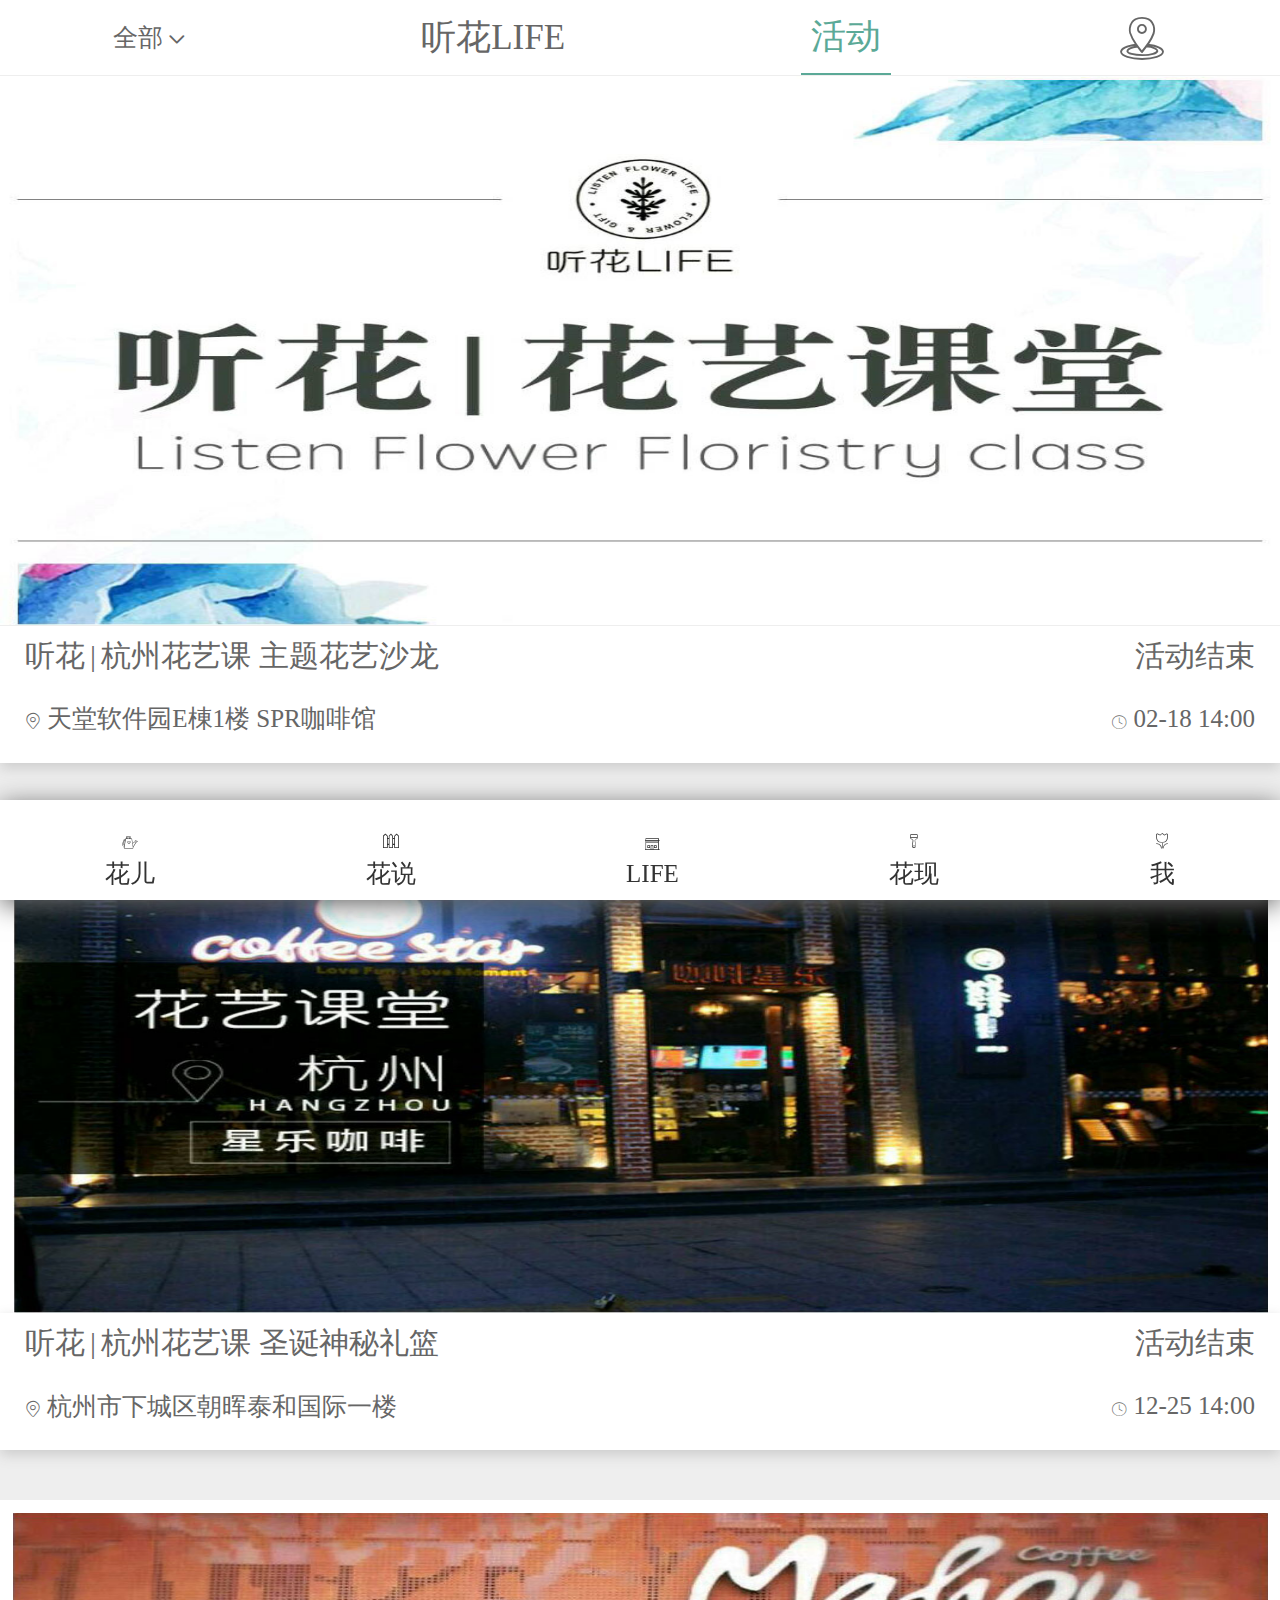
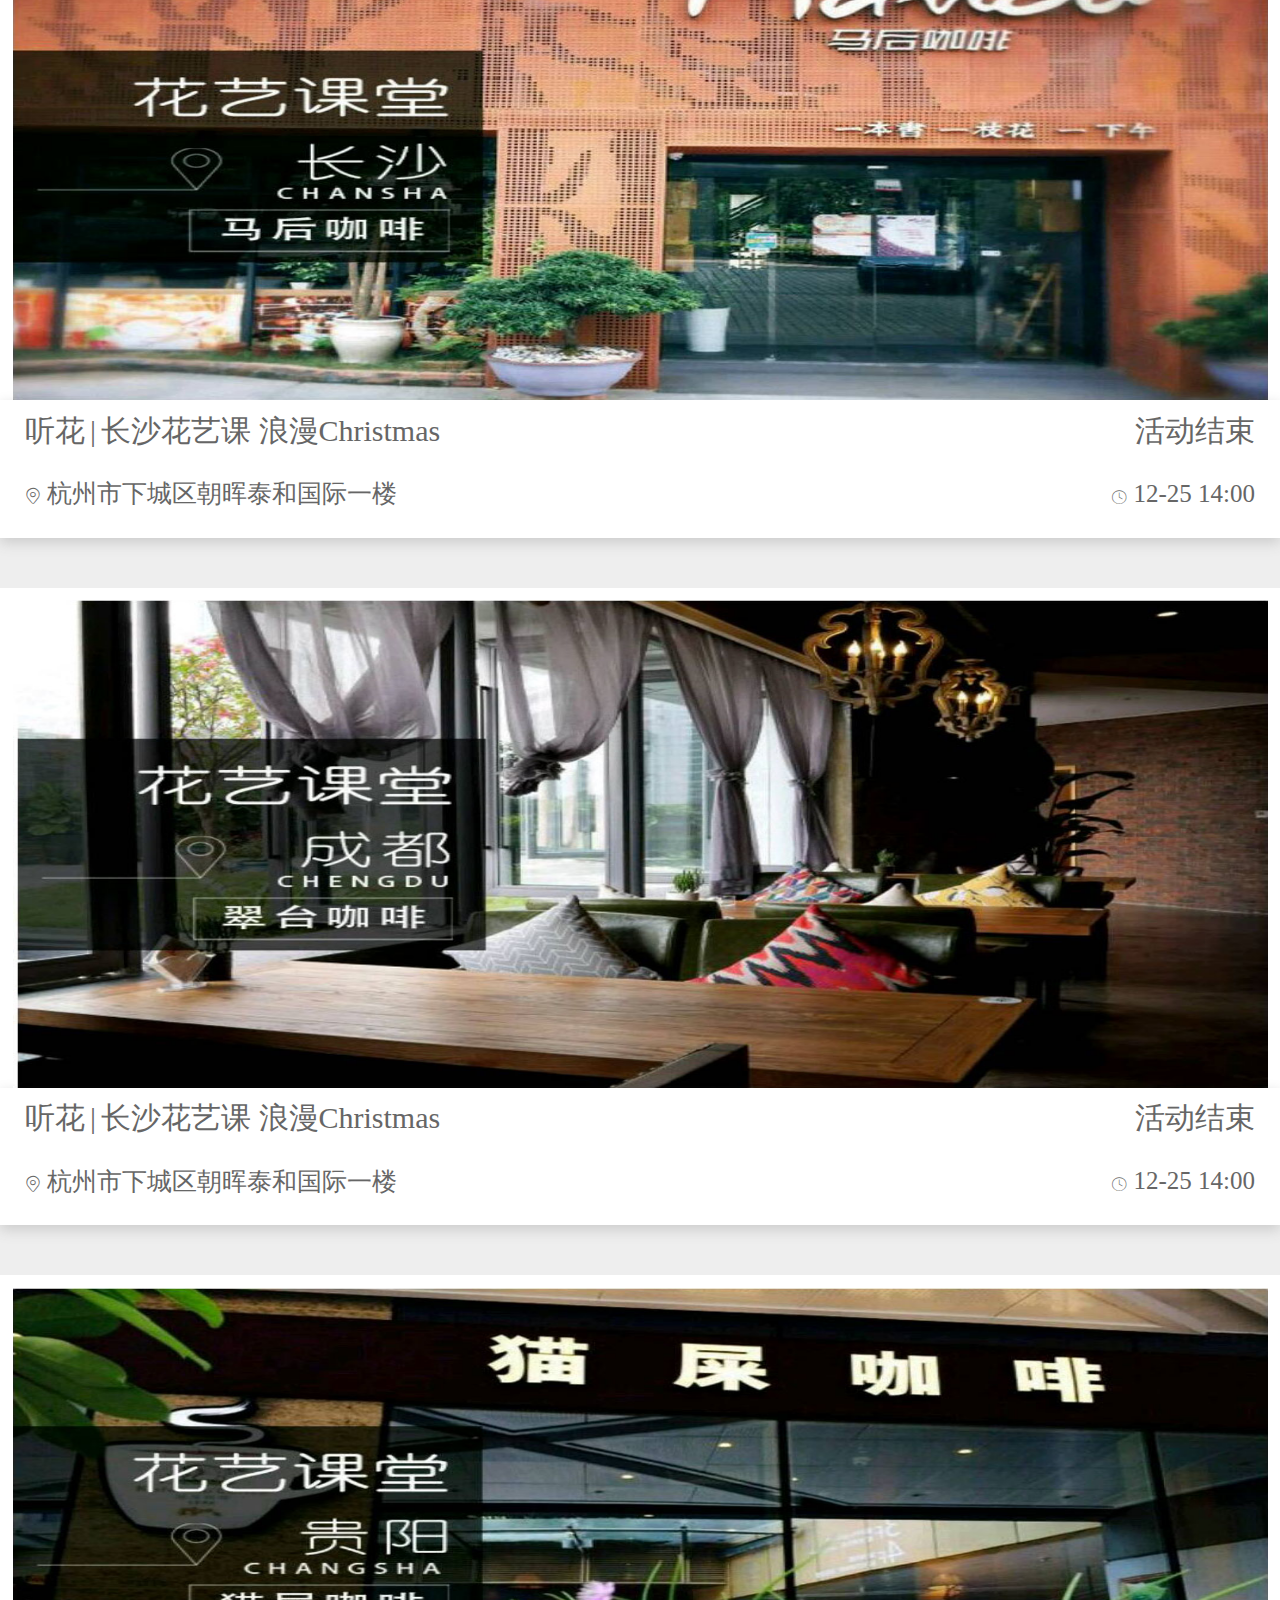
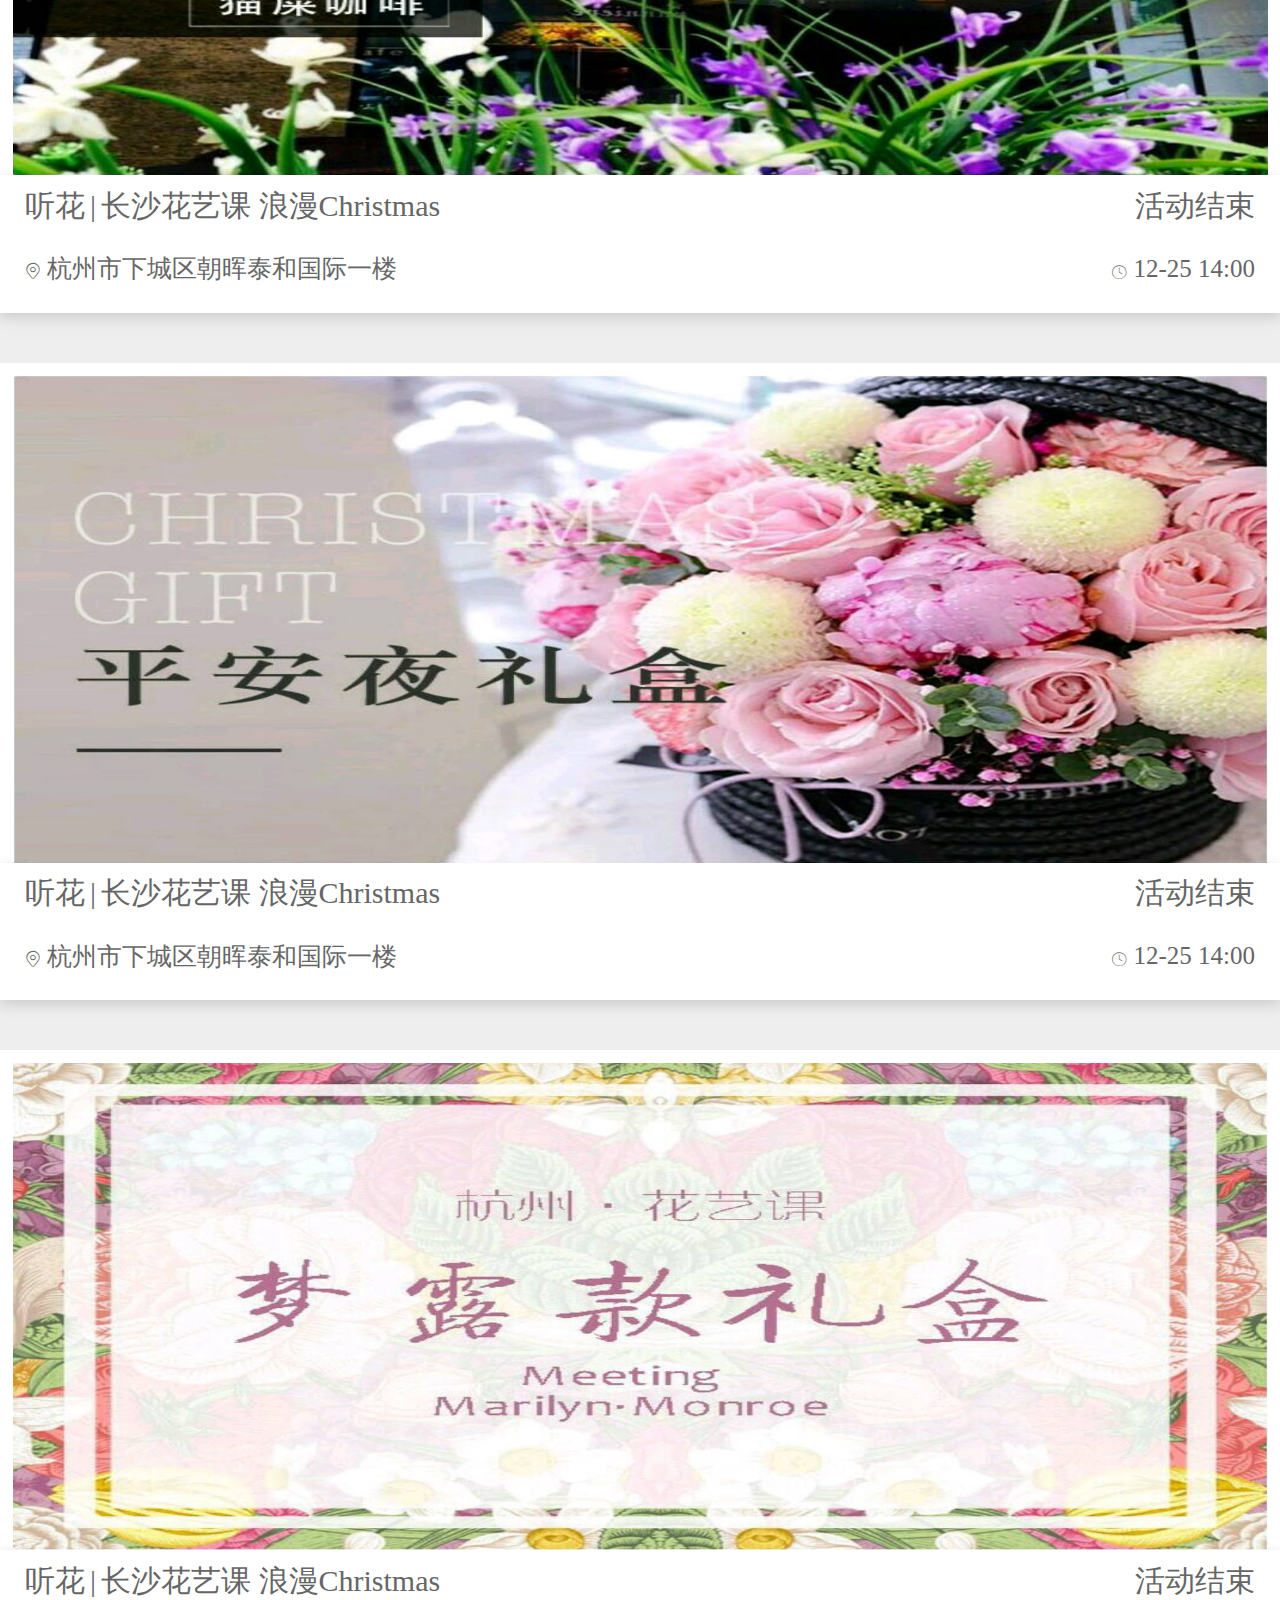
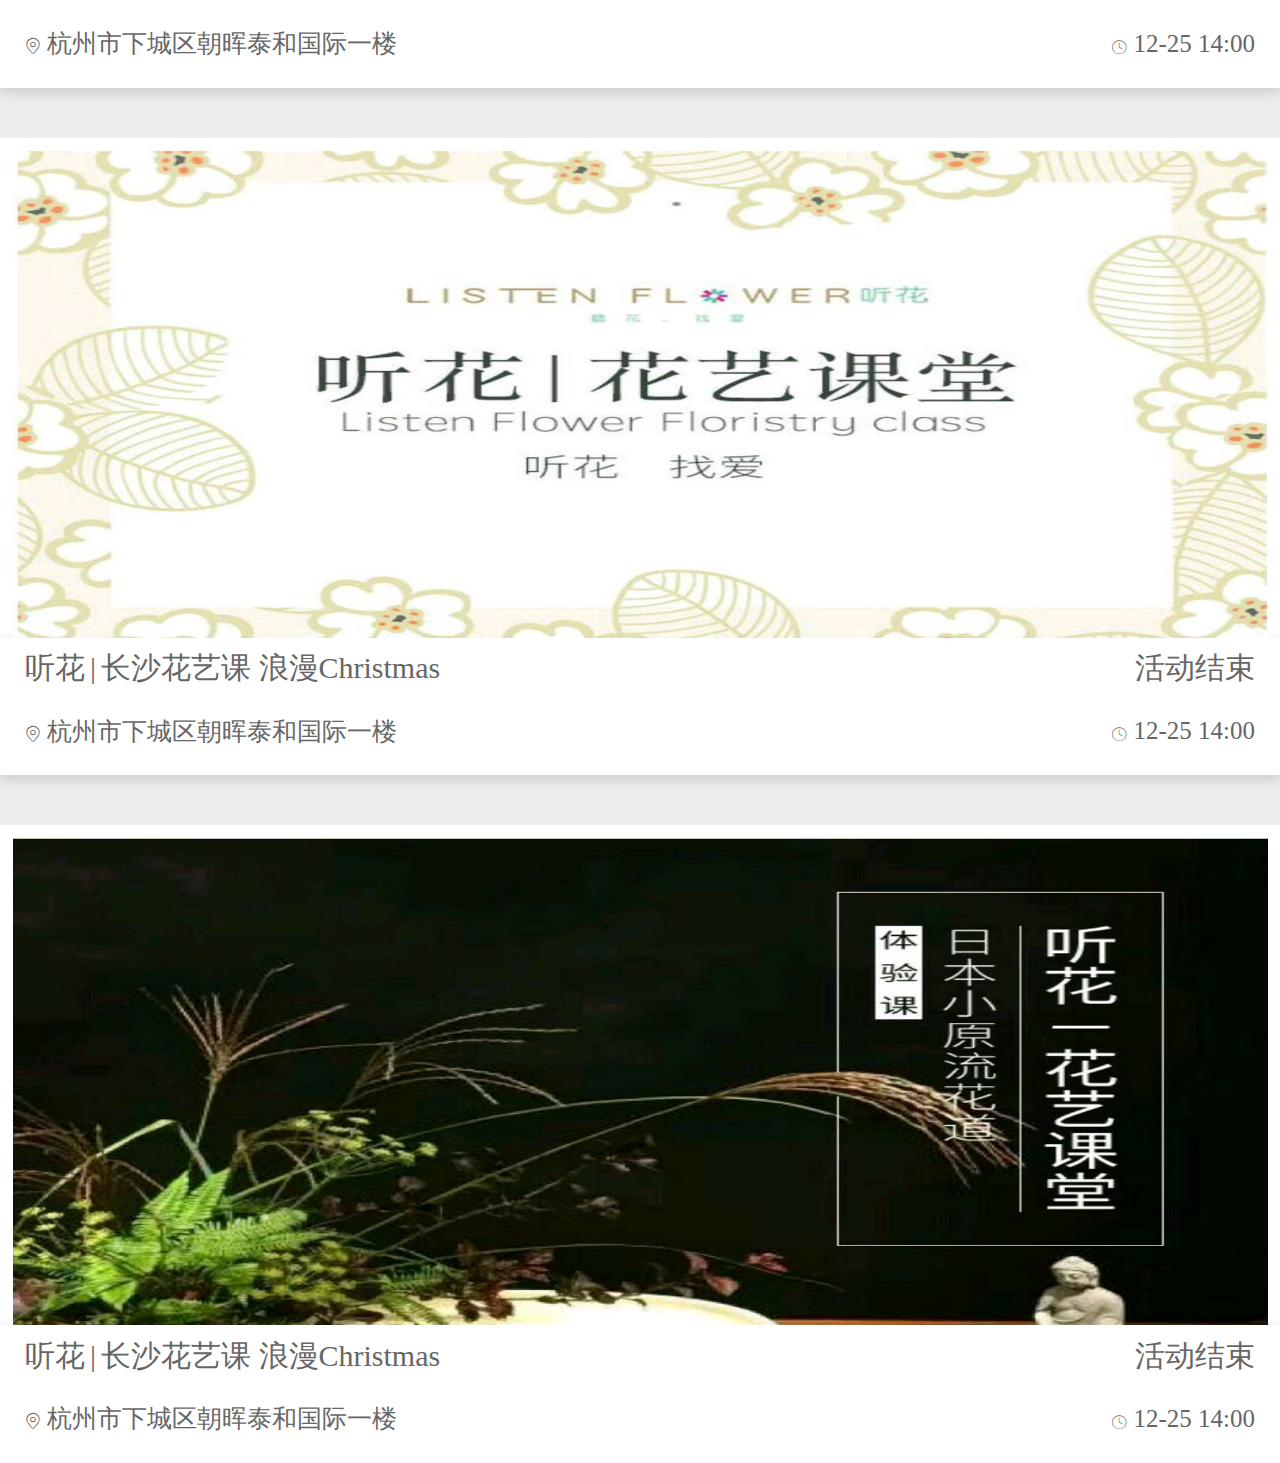
<file: life.html>
<!DOCTYPE html>
<html lang="en">
<head>
	<meta charset="UTF-8">
	<meta content="width=device-width, initial-scale=1.0, maximum-scale=1.0,  user-scalable=0"; name="viewport" />
	<meta content="telephone=no" name="format-detection" />
	<title>LIFE</title>
	<link rel="stylesheet" type="text/css" href="css/iconfont.css">
	<link rel="stylesheet" type="text/css" href="css/reset.css">
	<link rel="stylesheet" href="css/style3.css" type="text/css"> 
</head>
<body>
	<header>
		<span>全部&nbsp;<i class="iconfont icon-fangxiangjian-xia"></i></span>
		<a href="">听花LIFE</a>
		<a href="">活动</a>
		<i class="iconfont icon-dingwei1"></i>
	</header>
<div class="BOX">
	<div class="img">
		<img src="img/life_1.jpg" alt="">
	</div>

	<div class="time">
	<ul>
		<li><p>听花<span>|</span>杭州花艺课&nbsp;主题花艺沙龙</p><span>活动结束</span></li>
		<li><p><i class="iconfont icon-dingwei"></i> 天堂软件园E棟1楼&nbsp;SPR咖啡馆</p><span><i class="iconfont icon-shizhong"></i> 02-18 14:00</span></li>
	</ul>
	</div>
</div>

<div class="BOX">
<div class="img1">
	<img src="img/life_2.jpg" alt="">
</div>
<div class="time">
<ul>
	<li><p>听花<span>|</span>杭州花艺课&nbsp;圣诞神秘礼篮</p><span>活动结束</span></li>
	<li><p><i class="iconfont icon-dingwei"></i> 杭州市下城区朝晖泰和国际一楼</p><span><i class="iconfont icon-shizhong"></i> 12-25 14:00</span></li>
</ul>
</div>
</div>

<div class="BOX">
<div class="img1">
	<img src="img/life_3.jpg" alt="">
</div>
<div class="time">
<ul>
	<li><p>听花<span>|</span>长沙花艺课&nbsp;浪漫Christmas</p><span>活动结束</span></li>
	<li><p><i class="iconfont icon-dingwei"></i> 杭州市下城区朝晖泰和国际一楼</p><span><i class="iconfont icon-shizhong"></i> 12-25 14:00</span></li>
</ul>
</div>
</div>

<div class="BOX">
<div class="img1">
	<img src="img/life_4.jpg" alt="">
</div>
<div class="time">
<ul>
	<li><p>听花<span>|</span>长沙花艺课&nbsp;浪漫Christmas</p><span>活动结束</span></li>
	<li><p><i class="iconfont icon-dingwei"></i> 杭州市下城区朝晖泰和国际一楼</p><span><i class="iconfont icon-shizhong"></i> 12-25 14:00</span></li>
</ul>
</div>
</div>

<div class="BOX">
<div class="img1">
	<img src="img/life_5.jpg" alt="">
</div>
<div class="time">
<ul>
	<li><p>听花<span>|</span>长沙花艺课&nbsp;浪漫Christmas</p><span>活动结束</span></li>
	<li><p><i class="iconfont icon-dingwei"></i> 杭州市下城区朝晖泰和国际一楼</p><span><i class="iconfont icon-shizhong"></i> 12-25 14:00</span></li>
</ul>
</div>
</div>

<div class="BOX">
<div class="img1">
	<img src="img/life_6.jpg" alt="">
</div>
<div class="time">
<ul>
	<li><p>听花<span>|</span>长沙花艺课&nbsp;浪漫Christmas</p><span>活动结束</span></li>
	<li><p><i class="iconfont icon-dingwei"></i> 杭州市下城区朝晖泰和国际一楼</p><span><i class="iconfont icon-shizhong"></i> 12-25 14:00</span></li>
</ul>
</div>
</div>

<div class="BOX">
<div class="img1">
	<img src="img/life_7.jpg" alt="">
</div>
<div class="time">
<ul>
	<li><p>听花<span>|</span>长沙花艺课&nbsp;浪漫Christmas</p><span>活动结束</span></li>
	<li><p><i class="iconfont icon-dingwei"></i> 杭州市下城区朝晖泰和国际一楼</p><span><i class="iconfont icon-shizhong"></i> 12-25 14:00</span></li>
</ul>
</div>
</div>

<div class="BOX">
<div class="img1">
	<img src="img/life_8.jpg" alt="">
</div>
<div class="time">
<ul>
	<li><p>听花<span>|</span>长沙花艺课&nbsp;浪漫Christmas</p><span>活动结束</span></li>
	<li><p><i class="iconfont icon-dingwei"></i> 杭州市下城区朝晖泰和国际一楼</p><span><i class="iconfont icon-shizhong"></i> 12-25 14:00</span></li>
</ul>
</div>
</div>

<div class="BOX">
<div class="img1">
	<img src="img/life_9.jpg" alt="">
</div>
<div class="time time1">
<ul>
	<li><p>听花<span>|</span>长沙花艺课&nbsp;浪漫Christmas</p><span>活动结束</span></li>
	<li><p><i class="iconfont icon-dingwei"></i> 杭州市下城区朝晖泰和国际一楼</p><span><i class="iconfont icon-shizhong"></i> 12-25 14:00</span></li>
</ul>
</div>
</div>

<footer>
<ul>
	<li>
		<a href="index.html"><i class="iconfont icon-shuihu"></i>
		<p>花儿</p>
		</a>
	</li>
	<li>
		<a href="hs.html"><i class="iconfont icon-zhalan"></i>
		<p>花说</p>
		</a>
	</li>
	<li>
		<a href="life1.html"><i class="iconfont icon-iconset0217"></i>
		<p>LIFE</p>
		</a>
	</li>
	<li>
		<a href="hx.html"><i class="iconfont icon-shuaziline"></i>
		<p>花现</p>
		</a>
	</li>
	<li>
		<a href="wo.html"><i class="iconfont icon-iconcopy"></i>
		<p>我</p>
		</a>
	</li>
</ul>
</footer>
</body>
</html>
</file>
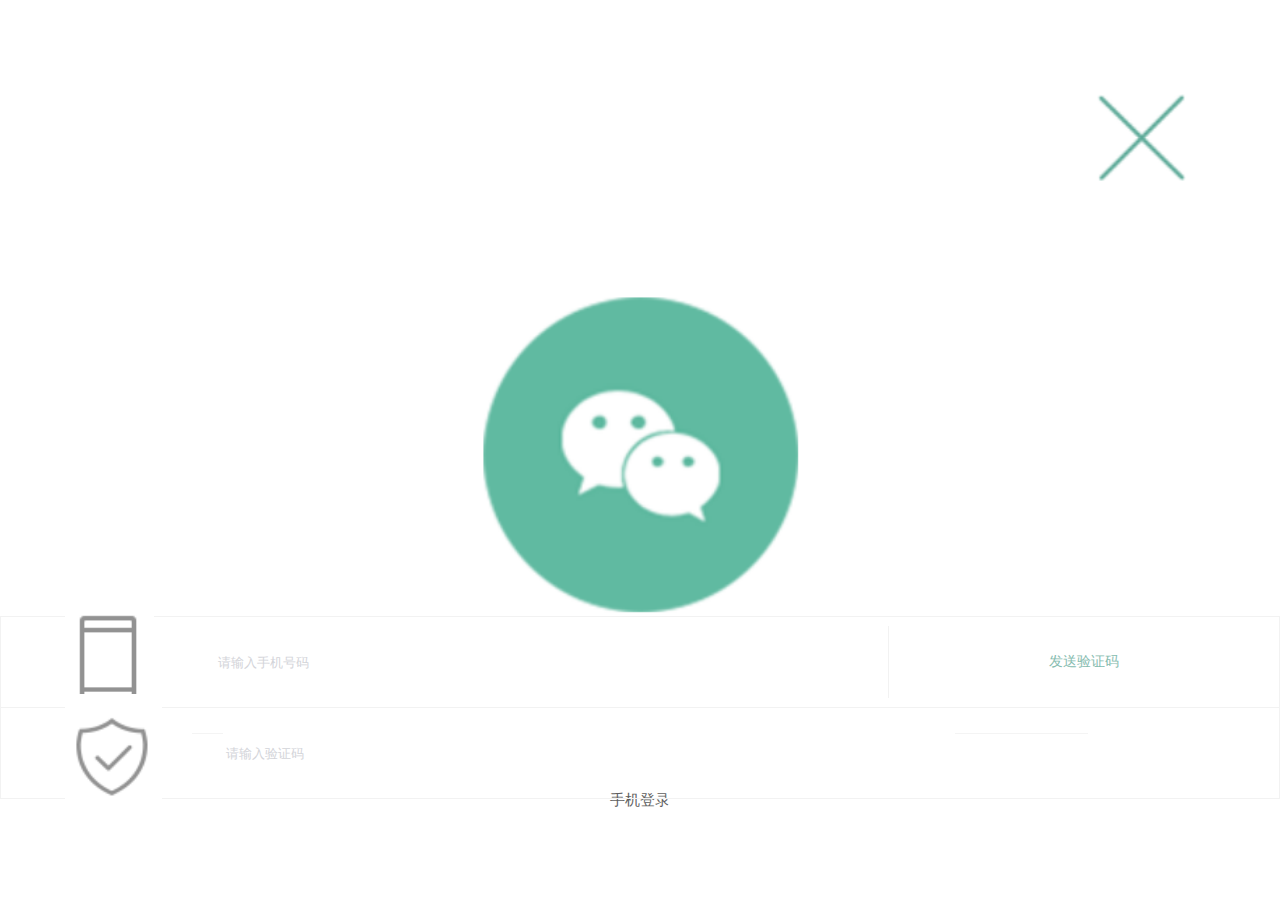
<file: sign-in.html>
<!doctype html>
<html>
<head>
<meta http-equiv="Content-Type" content="text/html; charset=utf-8">
<meta name="viewport"  content="maximum-scale=1.0,minimum-scale=1.0,user-scalable=0,width=device-width,initial-scale=1.0" >
<title>my</title>
<link rel="stylesheet" href="css/reset1.css" type="text/css">
<link rel="stylesheet" href="css/sign.css" type="text/css">
</head>
<body>
<header>
     <a id="cha" href="wo.html"><img src="img/cha.png"</a>
	 <a id="wxlogo"><img src="img/weixin.png"></a>
	 <span>微信登录</span>
	 <b></b><i>or</i>
	 <span>手机登录</span>
</header>
<section>
    <div>
	    <img src="img/tel.png">
		<input type="tel" maxlength="11" placeholder="请输入手机号码">
		<a>发送验证码</a>
	</div>
	<div>
		<img src="img/yzm.png">
		<input type="tel" maxlength="6" placeholder="请输入验证码">
	</div>
</section>
</body>
</html>
</file>
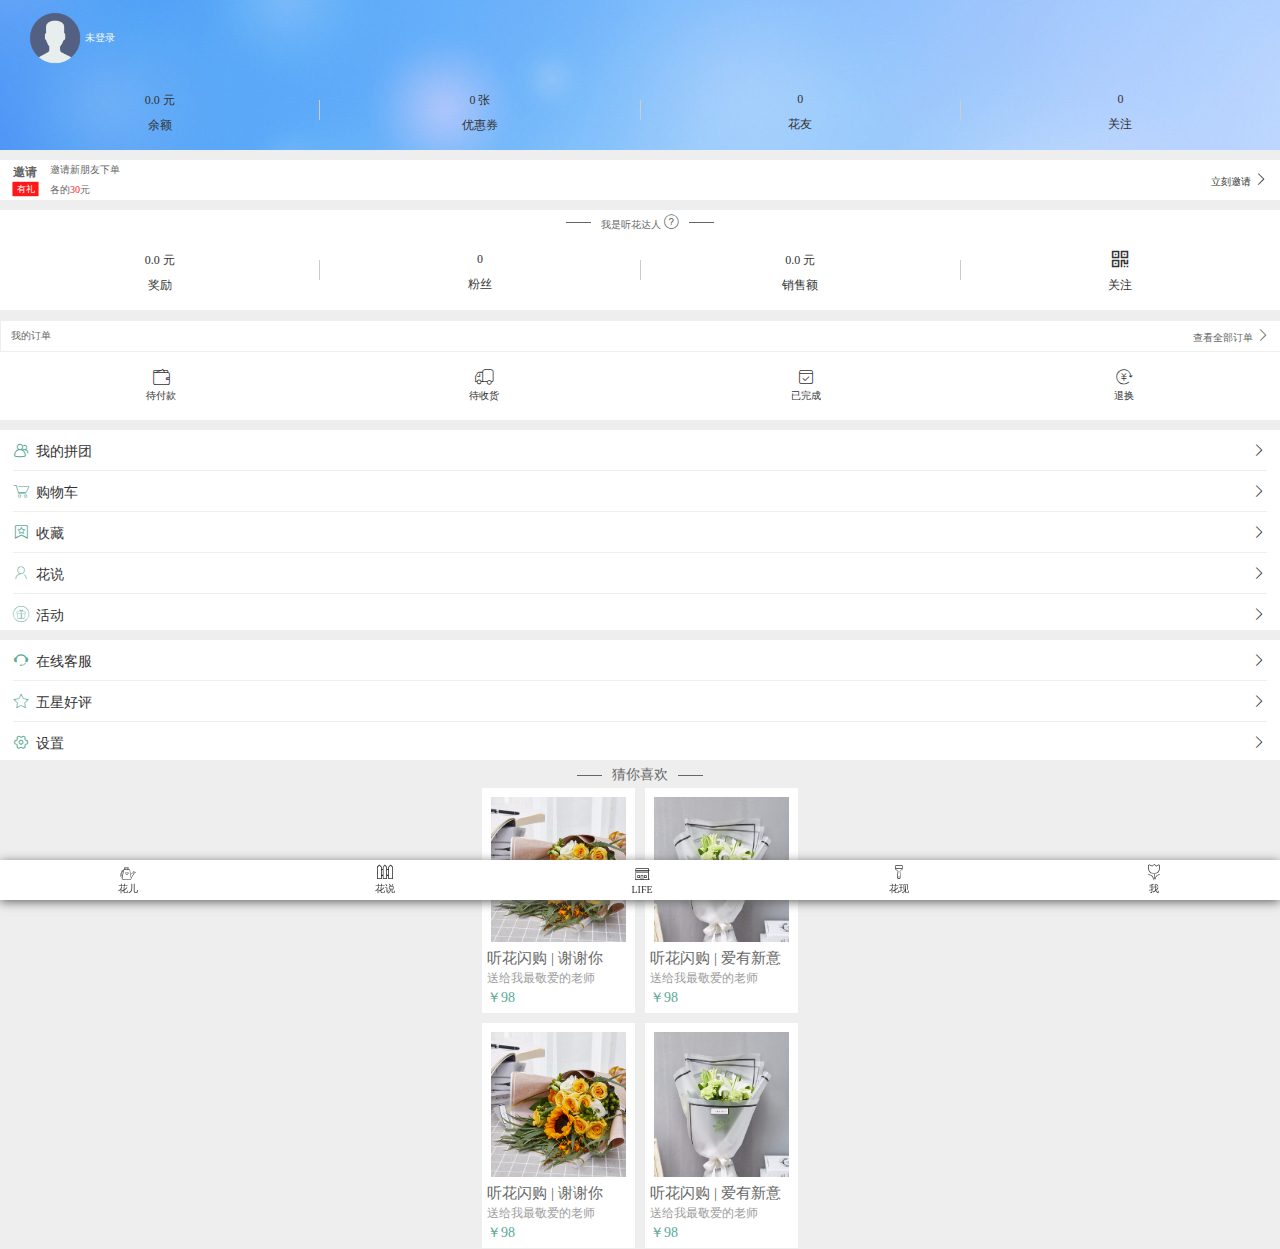
<file: wo.html>
<!DOCTYPE html>
<html lang="en">
<head>
	<meta charset="UTF-8">
	<meta content="width=device-width, initial-scale=1.0, maximum-scale=1.0,  user-scalable=0"; name="viewport" />
	<meta content="telephone=no" name="format-detection" />
	<title>Wo</title>
	<link rel="stylesheet" type="text/css" href="css/iconfont.css">
	<link rel="stylesheet" type="text/css" href="css/reset.css">
	<link rel="stylesheet" href="css/style4.css" type="text/css"> 
</head>
<body>
	<header>
		<div class="tou">
			<img src="img/user2.png" alt="">
			<span>未登录</span>
		</div>
		<div class="about">
			<a href="sign-in.html">
			<ul>
				<li>
					<p>0.0 元</p>
					<p>余额</p>
				</li>
				<span></span>
				<li>
					<p>0 张</p>
					<p>优惠券</p>
				</li>
				<span></span>
				<li>
					<p>0</p>
					<p>花友</p>
				</li>
				<span></span>
				<li>
					<p>0</p>
					<p>关注</p>
				</li>
			</ul>
		</a>
		</div>
	</header>

	<div class="new">
		<ul>
			<li>
				<p>邀请</p>
				<p>有礼</p>
			</li>
			<li>
				<p>邀请新朋友下单</p>
				<p>各的<span>30</span>元</p>
			</li>
			<li>
				<a href="sign-in.html">立刻邀请 <i class="iconfont icon-xiangyou-page"></i></a>
			</li>
		</ul>
	</div>


<div class="thdr">
	<div class="title">
		<span></span>
		<p>我是听花达人 <i class="iconfont icon-wenhao"></i></p>
		<span></span>
	</div>
	<div class="about">
			<a href="sign-in.html">
			<ul>
				<li>
					<p>0.0 元</p>
					<p>奖励</p>
				</li>
				<span></span>
				<li>
					<p>0</p>
					<p>粉丝</p>
				</li>
				<span></span>
				<li>
					<p>0.0 元</p>
					<p>销售额</p>
				</li>
				<span></span>
				<li>
					<p><i class="iconfont icon-erweima"></i></p>
					<p>关注</p>
				</li>
			</ul>
			</a>
		</div>
</div>


<div class="dd">
	<div class="top">
		<span>我的订单</span>
		<p>查看全部订单 <i class="iconfont icon-xiangyou-page"></i></p>
	</div>
	<div class="con">
	<a href="sign-in.html">
		<ul>
			<li>
			<i class="iconfont icon-qianbao"></i>
			<p>待付款</p>
			</li>
			<li>
			<i class="iconfont icon-daishouhuo"></i>
			<p>待收货</p>
			</li>
			<li>
			<i class="iconfont icon-yiwancheng"></i>
			<p>已完成</p>
			</li>
			<li>
			<i class="iconfont icon-tuihuanhuo"></i>
			<p>退换</p>
			</li>
		</ul>
		</a>
	</div>
</div>

<a href="sign-in.html">
<div class="list1">
	<ul>

		<li><i class="iconfont icon-wodepintuan"></i>&nbsp;&nbsp;我的拼团<span><i class="iconfont icon-xiangyou-page"></i></span></li>
		<li><i class="iconfont icon-gouwuche"></i>&nbsp;&nbsp;购物车<span><i class="iconfont icon-xiangyou-page"></i></span></li>
		<li><i class="iconfont icon-shoucang"></i>&nbsp;&nbsp;收藏<span><i class="iconfont icon-xiangyou-page"></i></span></li>
		<li><i class="iconfont icon-ren-copy"></i>&nbsp;&nbsp;花说<span><i class="iconfont icon-xiangyou-page"></i></span></li>
		<li><i class="iconfont icon-huodong"></i>&nbsp;&nbsp;活动<span><i class="iconfont icon-xiangyou-page"></i></span></li>
	</ul>
</div>
</a>
<a href="sign-in.html">
<div class="list1 list2">
	<ul>
		<li><i class="iconfont icon-zaixiankefu"></i>&nbsp;&nbsp;在线客服<span><i class="iconfont icon-xiangyou-page"></i></span></li>
		<li><i class="iconfont icon-xing"></i>&nbsp;&nbsp;五星好评<span><i class="iconfont icon-xiangyou-page"></i></span></li>
		<li><i class="iconfont icon-shezhi"></i>&nbsp;&nbsp;设置<span><i class="iconfont icon-xiangyou-page"></i></span></li>
	</ul>
</div>
</a>

<div class="cai">
	<div class="title">
		<span></span>
		<p>猜你喜欢</p>
		<span></span>
	</div>



	<div class="img">
			<div class="list1_1">
				<img src="img/1-1.jpg" alt="">
				<p>听花闪购<span>|</span>谢谢你</p>
				<p>送给我最敬爱的老师</p>
				<p>￥98</p>
			</div>
			<div class="list1_1">
				<img src="img/1-2.jpg" alt="">
				<p>听花闪购<span>|</span>爱有新意</p>
				<p>送给我最敬爱的老师</p>
				<p>￥98</p>
			</div>
		</div>
	<div class="img img1">
			<div class="list1_1">
				<img src="img/1-1.jpg" alt="">
				<p>听花闪购<span>|</span>谢谢你</p>
				<p>送给我最敬爱的老师</p>
				<p>￥98</p>
			</div>
			<div class="list1_1">
				<img src="img/1-2.jpg" alt="">
				<p>听花闪购<span>|</span>爱有新意</p>
				<p>送给我最敬爱的老师</p>
				<p>￥98</p>
			</div>
		</div>
</div>










<footer>
<ul>
	<li>
		<a href="index.html"><i class="iconfont icon-shuihu"></i>
		<p>花儿</p>
		</a>
	</li>
	<li>
		<a href="hs.html"><i class="iconfont icon-zhalan"></i>
		<p>花说</p>
		</a>
	</li>
	<li>
		<a href="life1.html"><i class="iconfont icon-iconset0217"></i>
		<p>LIFE</p>
		</a>
	</li>
	<li>
		<a href="hx.html"><i class="iconfont icon-shuaziline"></i>
		<p>花现</p>
		</a>
	</li>
	<li>
		<a href="wo.html"><i class="iconfont icon-iconcopy"></i>
		<p>我</p>
		</a>
	</li>
</ul>
</footer>
</body>
</html>
</file>
<file: css/iconfont.css>
@font-face {font-family: "iconfont";
  src: url('iconfont.eot?t=1505098814441'); /* IE9*/
  src: url('iconfont.eot?t=1505098814441#iefix') format('embedded-opentype'), /* IE6-IE8 */
  url('[data-uri]') format('woff'),
  url('iconfont.ttf?t=1505098814441') format('truetype'), /* chrome, firefox, opera, Safari, Android, iOS 4.2+*/
  url('iconfont.svg?t=1505098814441#iconfont') format('svg'); /* iOS 4.1- */
}

.iconfont {
  font-family:"iconfont" !important;
  font-size:16px;
  font-style:normal;
  -webkit-font-smoothing: antialiased;
  -moz-osx-font-smoothing: grayscale;
}

.icon-shizhong:before { content: "\e60b"; }

.icon-gouwuche:before { content: "\e60d"; }

.icon-qianbao:before { content: "\e6b5"; }

.icon-iconset0217:before { content: "\e674"; }

.icon-tuihuanhuo:before { content: "\e692"; }

.icon-dingwei:before { content: "\e60e"; }

.icon-zhalan:before { content: "\e605"; }

.icon-shoucang:before { content: "\e606"; }

.icon-dingwei1:before { content: "\e6b0"; }

.icon-xinxi:before { content: "\e62c"; }

.icon-shuaziline:before { content: "\e645"; }

.icon-erweima:before { content: "\e61c"; }

.icon-huodong:before { content: "\e631"; }

.icon-xiangyou-page:before { content: "\e600"; }

.icon-xin:before { content: "\e60a"; }

.icon-yiwancheng:before { content: "\e616"; }

.icon-wenhao:before { content: "\e7fd"; }

.icon-jiahao:before { content: "\e60c"; }

.icon-daishouhuo:before { content: "\e617"; }

.icon-yanjing:before { content: "\e613"; }

.icon-xing:before { content: "\e601"; }

.icon-shezhi:before { content: "\e603"; }

.icon-zaixiankefu:before { content: "\e618"; }

.icon-fangxiangjian-xia:before { content: "\e688"; }

.icon-ren-copy:before { content: "\e602"; }

.icon-wodepintuan:before { content: "\e628"; }

.icon-iconcopy:before { content: "\e67b"; }

.icon-shuihu:before { content: "\e65a"; }
</file>
<file: css/style1.css>
@charset="utf-8";
// html{
// 	font-size:100px;
// }

@media only screen and (min-width: 320px){
  html {
    font-size: 100px !important;
  }
}
@media only screen and (min-width: 360px){
  html {
    font-size: 105px !important;
  }
}
@media only screen and (min-width: 375px){
  html {
    font-size: 110px !important;
  }
}
@media only screen and (min-width:412px){
  html {
    font-size: 120px !important;
  }
}
@media only screen and (min-width:414px){
  html {
    font-size: 120px !important;
  }
}


@media only screen and (min-width: 750px){
  html {
    font-size: 180px !important;
  }
}

@media only screen and (min-width: 768px){
  html {
    font-size: 185px !important;
  }
}

@media only screen and (min-width: 1024px){
  html {
    font-size: 250px !important;
  }
}
@font-face
{
font-family: myFont;
src: url('../font/FZXH1JW.TTF'),
     url('../font/FZXH1JW.eot'); /* IE9+,可以是具体的实际链接 */
}
body{
	background: #eee;
	font-size:100px;
}
header{
	position:fixed;
	z-index: 100;
	background: #fff;
	display: flex;
	flex-direction: row;
	font-size: 0.12rem;
	color:#333;
	width:100%;
	height:0.4rem;
	align-items: center;
	justify-content: space-around;
	box-shadow: 0px -5px 15px #000;
}
header img{
	width:0.2rem;
	height:0.2rem;
	vertical-align: middle;
}
header .img1{
	width:0.15rem;
	height:0.15rem;
	margin-left:0.15rem;
}
header input{
	border:none;
}
header input::-webkit-input-placeholder{
	font-size: 0.1rem;
	transform: scale(0.9);
}
header form{
	width:65%;
	padding:0.02rem;
	border:1px solid #ccc;
	display: flex;
	flex-direction: row;
	align-items: center;
	justify-content: center;
}
header span .icon-fangxiangjian-xia{
	color:#666;
	font-size: 0.1rem;
}
.swiper-container{
	width:100%;
	height:1.5rem;
	position: absolute;
	top:0.4rem;
	/*margin-top: 0.4rem;*/
}
.swiper-slide img{
	width:100%;
	height:1.5rem;
}
.nav{
	margin-top: 0.4rem;
	width:100%;
	height:0.9rem;
	display: flex;
	flex-direction: row;
	justify-content: space-around;
	align-items: center;
	background: #fff;
	color:#333;
}
.nav .box{
	display: flex;
	flex-direction: column;
	align-items: center;
	justify-content: center;
	font-size: 0.12rem;
	// font-family: myFont;
}
.nav .box img{
	width:0.41rem;
	height:0.41rem;
}
.list{
	background: #fff;
	width:100%;
	height:1.61rem;
	margin-top: 0.1rem;
	color:#333;
}
.list h2{
	display: flex;
	flex-direction: row;
	align-items: center;
	justify-content: center;
	font-size: 0.17rem;
	width:100%;
	height:0.48rem;
}
.list h2 img{
	width:0.4rem;
	height:0.05rem;
}
.list h2 span{
	margin-right: 0.08rem;
	margin-left: 0.08rem;
}
.list .img{
	width:100%;
	height:1.15rem;
	margin-top: -0.04rem;
	display: flex;
	flex-direction: row;
	justify-content: center;
	align-items: center;
}
.list .img img{
	width:1.45rem;
	height:0.98rem;
	margin:0.04rem;
}
.list1{
	width:100%;
	height:3rem;
	background: #fff;
	margin-top:0.1rem;
	color:#333;
}
.list1 h2{
	display: flex;
	flex-direction: row;
	align-items: center;
	justify-content: center;
	font-size: 0.17rem;
	width:100%;
	height:0.48rem;
}
.list1 h2 img{
	width:0.4rem;
	height:0.05rem;
}
.list1 h2 span{
	margin-right:0.08rem;
	margin-left: 0.08rem;
}
.list1 .img{
	display: flex;
	flex-direction: row;
	justify-content:center;
	align-items: center;
}
.list1 .img img{
	text-align: center;
	width:1.35rem;
	height:1.45rem;
	margin:0.02rem;
}
.list1 .img .list1_1{
	text-align: center;
	border:1px solid #eee;
	padding:0.02rem;
	margin:0.04rem;
}
.list1 .img .list1_1 p{
	text-align:left;
	line-height: 0.2rem;
}
.list1 .img .list1_1 p:nth-of-type(1) span{
	margin-right:0.04rem;
	margin-left: 0.04rem;
}
.list1 .img .list1_1 p:nth-of-type(1){
	font-size: 0.15rem;
	color:#666;
}
.list1 .img .list1_1 p:nth-of-type(2){
	font-size: 0.12rem;
	color:#9D9D9D;
}
.list1 .img .list1_1 p:nth-of-type(3){
	font-size: 0.14rem;
	color:#5BA997;
}
.list2{
	width:100%;
	height:5.8rem;
}
.list5{
	height:6rem;
}
.list2 button{
	display: block;
	margin:0.1rem auto;
	background: none;
	border:none;
	padding:0.02rem 0.1rem;
	border:1px solid #ccc;
}
.list3{
	height: 10.5rem;
}
footer{
	width:100%;
	height:0.4rem;
	position: fixed;
	bottom:0px;
	background: #fff;
	box-shadow: 0px 2px 10px #666;
}
footer ul{
	width:100%;
	height:0.4rem;
	display: flex;
	flex-direction: row;
	justify-content: space-around;
	align-items: center;
	font-size: 0.16rem;
	font-weight:400;
	color: #666;
}
footer ul li p{
	font-size: 0.1rem;
	font-family: "华文仿宋";
}
footer ul li{
	text-align: center;
}
footer ul li a{
	color:#333;
}
footer ul li:nth-of-type(1){
	color:#5BA997;
}
</file>
<file: css/style2.css>
@charset="utf-8";




@media only screen and (min-width: 320px){
  html {
    font-size: 100px !important;
  }
}
@media only screen and (min-width: 360px){
  html {
    font-size: 115px !important;
  }
   .contain .about3{
  	top:6.8rem !important;
  }
}
@media only screen and (min-width: 375px){
  html {
    font-size: 115px !important;
  }
  .contain .about3{
  	top:6.8rem !important;
  }
}
@media only screen and (min-width:412px){
  html {
    font-size: 125px !important;
  }
}
@media only screen and (min-width:414px){
  html {
    font-size: 120px !important;
  }
}


@media only screen and (min-width: 750px){
  html {
    font-size: 180px !important;
  }
}

@media only screen and (min-width: 768px){
  html {
    font-size: 200px !important;
  }
}

@media only screen and (min-width: 1024px){
  html {
    font-size: 250px !important;
  }
}


body{
	color:#333;
	background: #eee;
	font-size:10px;
}
header{
	display: flex;
	flex-direction: row;
	background: #fff;
	justify-content: space-around;
	box-shadow: none;
	font-size: 0.14rem;
	align-items: bottom;
	height:0.3rem;
	font-family: "宋体";
	border-bottom: 1px solid #eee;
}
header h2{
	padding:0.05rem 0.1rem;
	align-self: bottom;
}
header .select{
	color:#5BA997;
	border-bottom: 2px solid #5BA997;
}
.contain .top{
	font-family: "宋体";
	font-size: 0.14rem;
	position: absolute;
	width:100%;
	height:0.25rem;
	background: #fff;
	line-height: 0.25rem;
	border-bottom: 1px solid #eee;
}
.contain .top i{
	display: inline-block;
	width:1rem;
	height:0.2rem;
	line-height: 0.25rem;
	float: left;
	margin-left: 0.05rem;
}
.contain span{
	margin-top: 0.03rem;
	margin-left: 0.05rem;
	display:inline-block;
	width:0.04rem;
	float: left;
	height:0.2rem;
	border-radius: 5p;
	background:#B8860B;
}
.contain .about{
	position: absolute;
	margin-top:0.26rem;
	width:100%;
	height:2rem;
	background: #fff;
}
.contain .about .toux{
	width:100%;
	height:0.5rem;
	display: flex;
	flex-direction: row;
	align-items: center;
}
.contain .about .toux ul:nth-of-type(1){
	float: left;
	width:1rem;
	margin-left:0.05rem;
}
.contain .about .toux ul:nth-of-type(2){
	float: right;
	text-align: right;
	width:1.5rem;
}

.contain .about .toux>a{
	float:left;
	margin-left:0.05rem;
	width:0.4rem;
	height:0.4rem;
	border-radius: 50%;
}
.contain .about .toux>a img{
	width:100%;
	height:100%;
	border-radius: 50%;
}
.contain .about .toux ul:nth-of-type(2) li a{
	display: inline-block;
	padding:0.02rem 0.05rem;
	margin-top:0.05rem;
	width:0.45rem;
	text-align: center;
	background:#E8E8E8;
	border-radius:0.04rem;
}
.icon-jiahao{
	font-size:0.16rem;
	font-weight: 800;
	color:#5BA997;
}
.contain .about p{
	margin-left:0.1rem;
}
.contain .about_img{
	width:98%;
	height:0.8rem;
	margin-left: 5px;
	margin-top: 5px;
}
.contain .about_img img{
	width:0.8rem;
	height:0.8rem;
}
.contain .xx{
	width:100%;
	height:0.2rem;
	text-align: right;
	color:#5BA997;
}
.icon-xinxi{
	margin-right:0.1rem;
}
.about b{
	color:#5BA997;
	font-style: normal;
	margin-left:0.1rem;
	height:0.2rem;
	display: flex;
	align-items: center;
}
.contain .about1{
 	top: 2.4rem;
 	box-shadow: 0px -0.02rem 0.1rem #ccc;
}
.about1 .about_img img{
	width:1.5rem;
	height:1rem;
}
.contain .about2{
	top:4.6rem;
	box-shadow: 0px -0.02rem 0.1rem #ccc;
}
.contain .about3{
	top:680px;
	height:3rem;
	box-shadow: 0px -0.02rem 0.1rem #ccc;
}
.contain .about3 .about_img{
	height:1.7rem;
}
.contain .about4{
	height:2.7rem;
	top:10rem;
	margin-bottom: 0.4rem;
	box-shadow: 0px -0.02rem 0.1rem #ccc;
}
.contain .about4 .about_img{
	height:1.7rem;
}
.contain .about4 .about_img img{
	width:1.3rem;
	height:1.5rem;
}











footer{
	width:100%;
	height:0.4rem;
	position: fixed;
	bottom:0px;
	background: #fff;
	box-shadow: 0px 0.02rem 0.1rem #666;
}
footer ul{
	width:100%;
	height:0.4rem;
	display: flex;
	flex-direction: row;
	justify-content: space-around;
	align-items: center;
	font-size:0.16rem;
	font-weight:400;
	color: #666;
}
footer ul li p{
	font-size:0.1rem;
	font-family: "华文仿宋";
}
footer ul li{
	text-align: center;
}
footer ul li:nth-of-type(2){
	color:#5BA997;
}
</file>
<file: css/style5.css>
@charset="utf-8";
html{
 	font-size:100px;
 }

@media only screen and (min-width: 320px){
  html {
    font-size: 100px !important;
  }
}
@media only screen and (min-width: 360px){
  html {
    font-size: 110px !important;
  }
}
@media only screen and (min-width: 375px){
  html {
    font-size: 112px !important;
  }
}
@media only screen and (min-width:412px){
  html {
    font-size: 121px !important;
  }
}
@media only screen and (min-width:414px){
  html {
    font-size: 122px !important;
  }
}


@media only screen and (min-width: 750px){
  html {
    font-size: 180px !important;
  }
}

@media only screen and (min-width: 768px){
  html {
    font-size: 215px !important;
  }
}

@media only screen and (min-width: 1024px){
  html {
    font-size: 250px !important;
  }
}

body{
	background: #eee;
	width:100%;
	height:100%;
    font-size:10px;
    color:#333;
    overflow-x: hidden;
}
header{
	width:100%;
	height:0.3rem;
    line-height: 0.3rem;
	background: #fff;
	font-size: 0.14rem;
	text-align:center;
    position:relative;
    border:1px solid #eee;
}
header img{
    position:absolute;
    right:0.1rem;
    width:0.16rem;
    height:0.16rem;
    top:0.07rem;
}
.zt{
    width:100%;
    background: #fff;
    height: 1.3rem;
    border-bottom: 1px solid #eee;
}
.zt h3{
    font-size: 0.16rem;
    padding:0.1rem;
}
 .swiper-container {
        width: 100%;
        height:0.75rem;
        display: flex;
        flex-direction: row;
        justify-content: space-around;
        align-items: center;
        background: #fff;
    }
    .swiper-slide {
        text-align: center;
        background: #fff;
        /* Center slide text vertically */
        display: -webkit-box;
        display: -ms-flexbox;
        display: -webkit-flex;
        display: flex;
        -webkit-box-pack: center;
        -ms-flex-pack: center;
        -webkit-justify-content: center;
        justify-content: center;
        -webkit-box-align: center;
        -ms-flex-align: center;
        -webkit-align-items: center;
        align-items: center;
        border-radius: 0.1rem;
        position: relative;
    }

    .swiper-slide img{
        width:100%;
        height:100%;
        border-radius: 0.1rem;
    }
    .img_con{
        position: absolute;
        width:100%;
        height: 0.75rem;
        background: rgba(0,0,0,0.1);
        top:0;
        left:0;
        
        display: flex;
        justify-content: center;
        align-items: center;
        border-radius: 0.1rem;
        color:#fff;
        font-size: 0.12rem;
    }
.tj{
    width:100%;
    height:19.8rem;
    background: #fff;
}
.tj h3{
    font-size: 0.16rem;
    padding:0.1rem;
}
.container{
      width:98%;
      margin: 0 auto;
    }
    /*瀑布流层*/
    .waterfall{
        -moz-column-count:2; /* Firefox */
        -webkit-column-count:2; /* Safari 和 Chrome */
        column-count:2;
        -moz-column-gap: 0.1rem;
      -webkit-column-gap: 0.1rem;
      column-gap: 0.1rem;
    }
    /*一个内容层*/
    .item{
      padding: 0.1rem;
      margin: 0 0 0.1rem 0;
      -moz-page-break-inside: avoid;
      -webkit-column-break-inside: avoid;
      break-inside: avoid;
     border: 1px solid #eee;
    }
    .item img{
        width: 100%;
        margin-bottom:0.1rem;
    }
    .item p{
        font-size: 0.14rem;
    }















footer{
    width:100%;
    height:0.4rem;
    position: fixed;
    bottom:0px;
    background: #fff;
    box-shadow: 0px 2px 10px #666;
}
footer ul{
    width:100%;
    height:0.4rem;
    display: flex;
    flex-direction: row;
    justify-content: space-around;
    align-items: center;
    font-size: 0.16rem;
    font-weight:400;
    color: #666;
}
footer ul li p{
    font-size: 0.1rem;
    font-family: "华文仿宋";
}
footer ul li{
    text-align: center;
}
footer ul li a{
    color:#333;
}
footer ul li:nth-of-type(4){
    color:#5BA997;
}
</file>
<file: css/style3.css>
@charset="utf-8";




html{
	font-size:100px;
}


html{
	font-size: 100px;
}

@media only screen and (min-width: 320px){
  html {
    font-size: 100px !important;
  }
}
@media only screen and (min-width: 360px){
  html {
    font-size: 110px !important;
  }
}
@media only screen and (min-width: 375px){
  html {
    font-size: 110px !important;
  }
}
@media only screen and (min-width:412px){
  html {
    font-size: 130px !important;
  }
}
@media only screen and (min-width:414px){
  html {
    font-size: 130px !important;
  }
}


@media only screen and (min-width: 750px){
  html {
    font-size: 180px !important;
  }
}

@media only screen and (min-width: 768px){
  html {
    font-size: 193px !important;
  }
}

@media only screen and (min-width: 1024px){
  html {
    font-size: 250px !important;
  }
}
body{
	background: #eee;
	font-family:"宋体";
	font-size:10px;
}
header{
	width:100%;
	height:0.3rem;
	background:#fff;
	color:#666;
	font-size:0.1rem;
	border-bottom: 1px solid #eee;
	position:fixed;
	z-index: 99;
	top:0px;
	display: flex;
	flex-direction: row;
	justify-content: space-around;
	align-items: center;
	background: #fff;
}
header a{
	background:#fff;
	padding:0.05rem 0.04rem;
	font-size:0.14rem;
}
header a:nth-of-type(2){
	color:#5BA997;
	border-bottom: 2px solid #5BA997;
}
header span{
	background:#fff;
	display: block;
}
header span .icon-fangxiangjian-xia{
	transform: scale(0.5);
	margin-top:0.15rem;
}
.icon-dingwei1{
	font-size:0.2rem;
}
.img{
	width:100%;
	height:2.2rem;
	margin-top:0.3rem;
}
.img img{
	width:100%;
	height:100%;
	border-bottom:1px solid #eee;
}
.time{
	width:100%;
	height:0.55rem;
	background: #fff;
	color:#666;
	box-shadow: 0px 0.02rem 0.05rem #ccc;
}
.time ul{
	width:100%;
	height:0.5rem;
}
.time ul li{
	position: relative;
	font-size:0.12rem;
	width:100%;
	height:0.25rem;
	display: flex;
	flex-direction: row;
	align-items: center;
}
.time ul li p{
	margin-left:0.1rem;
}
.time ul li p span{
	margin-left:0.02rem;
	margin-right:0.02rem;
}
.time ul li>span{
	position: absolute;
	right:0.1rem;
}
.time ul li:nth-of-type(2){
	font-size:0.1rem;
}
.img1{
	background: #fff;
	margin-top:0.2rem;
	width:100%;
	height:2rem;
}
.img1 img{
	width:100%;
	height:2rem;
	box-sizing: border-box;
	padding:0.05rem 0.05rem 0rem 0.05rem;
}
.time1{
	margin-bottom:0.45rem;
}





















footer{
	width:100%;
	height:0.4rem;
	position: fixed;
	bottom:0px;
	background: #fff;
	box-shadow: 0rem 0.02rem 0.1rem #666;
}
footer ul{
	width:100%;
	height:0.4rem;
	display: flex;
	flex-direction: row;
	justify-content: space-around;
	align-items: center;
	font-size: 0.16rem;
	font-weight:400;
	color: #666;
}
footer ul li p{
	font-size:0.1rem;
	font-family: "华文仿宋";
}
footer ul li{
	text-align: center;
}
footer ul li:nth-of-type(3){
	color:#5BA997;
}
</file>
<file: css/sign.css>
@charset "utf-8";
header{
	  width: 100%;
	  height: 40%;
	  font-size: 0.15rem;
	  color: #5E5E5E;
      box-sizing: border-box;
  }
#cha img{
	  width: 10%;
	  float: right;
	  padding: 6%;
  }
#wxlogo {clear:both;text-align: center;}
#wxlogo img{width: 28%}
header span{
	  width: 100%;
	  text-align: center;
  }
header b{
	  border-top: solid 1px #F4F4F4;
	  width: 70%;
	  margin:6% 15% 3%;
  }
  header i{
	  color: #C1BFC0;
	  width: 10%;
	  height: 5%;
	  background: #fff;
	  position: relative;
	  top: -8.5%;
	  left: 45%;
	  z-index: 9;
	  text-align: center;
  }
   section{
	   width: 100%;
	   height: 20vh;
	   font-size: 0.15rem;
	   margin-top: 13%;
	   position: relative;
	   top:10vh;
	   z-index: 99;
	   
   }
   section div{
	   border: solid 1px #F2F2F2;
	   height: 50%;
	   display: flex;
	   align-items: center;
	   padding-left: 5%;
   }
   section div:nth-of-type(1){
	   border-bottom: none;
   }
   section div img{width: 8%}
   section div input{
	   width: 60%;
	   height: 80%;
	   border: none;
	   margin-left: 5%;
	   outline: none;
	   text-indent: 0.01rem;
	   }
	section div:nth-of-type(1) a{
     border-left: solid 1px #F2F2F2;
	 color: #86BCAF;
	 font-size: 0.14rem;
	 width: 35%;
	 display: flex;
	 justify-content: center;
	 align-items: center;
	 height: 80%;
	}
::-webkit-input-placeholder { /* WebKit browsers */
    color:    #D3D4D9;
}
:-moz-placeholder { /* Mozilla Firefox 4 to 18 */
    color:    #D3D4D9;
}
::-moz-placeholder { /* Mozilla Firefox 19+ */
    color:    #D3D4D9;
}
:-ms-input-placeholder { /* Internet Explorer 10+ */
    color:    #D3D4D9;
}
</file>
<file: css/style4.css>
@charset="utf-8";

html{
	font-size: 100px;
}
body{
	width:100%;
	height:100%;
	font-size:10px;
	background: #eee;
	overflow-x: hidden;
}
header{
	width:100%;
	height:1.5rem;
	background: url(../img/head2.jpg) no-repeat center top;
}
header .tou{
	width:100%;
	height:0.75rem;
	display: flex;
	align-items: center;
	margin-left: 0.25rem; 
	color:#fff;
}
header .tou img{
	width:0.6rem;
	height:0.6rem;
}
 .about{
	width:100%;
	height:0.75rem;
	font-size: 0.12rem;
	color:#fff;
}
 .about ul{
	width:100%;
	height:0.75rem;
	display: flex;
	flex-direction: row;
	justify-content: space-around;
	align-items: center;
	font-family: myFont;
}
 .about ul li{
	width:1rem;
	height:0.5rem;
	display: flex;
	width:25%;
	text-align: center;
	flex-direction: column;
	justify-content:space-around;
}
 .about ul span{
	display: inline-block;
	width:1px;
	margin-top: -0.05rem;
	height:0.20rem;
	align-self: center;
	background: #ccc;
}
.new{
	width:100%;
	height:0.4rem;
	margin-top: 0.1rem;
	background: #fff;
	color:#333;
}
.new ul{
	width:100%;
	height:0.4rem;
	display: flex;
	flex-direction: row;
	position: absolute;

}
.new ul li:nth-of-type(1){
	color:#666;
	display: flex;
	flex-direction:column;
	align-items:center;
	justify-content: center;
	text-align: center;
	width:0.5rem;
	heigth:0.4rem;
}
.new ul li:nth-of-type(1) p:nth-of-type(1){
	font-size: 0.12rem;
	font-weight: 700;
	color:#666;
}
.new ul li:nth-of-type(1) p:nth-of-type(2){
	background: red;
	font-size: 0.1rem;
	transform: scale(0.9);
	opacity: 0.9;
	width:0.25rem;
	padding: 0.01rem 0.02rem;
	color:#fff;
}

.new ul li:nth-of-type(2){
	color:#666;
	width:1rem;
	height:0.4rem;
	display: flex;
	flex-direction:column;
	/*align-items:center;*/
	justify-content: center;
}
.new ul li:nth-of-type(2) p{
	height:0.2rem;
	line-height: 0.2rem;
}
.new ul li:nth-of-type(2) p span{
	color:red;
	opacity: 0.9;
}
.new ul li:nth-of-type(3){
	width:0.7rem;
	height:0.4rem;
	display: flex;
	align-items:center;
	justify-content: center;
	position: absolute;
	right:0.05rem;
	color:#666;
}
.thdr{
	width:100%;
	height:1rem;
	margin-top:0.1rem;
	background: #fff;
}
.title{
	color:#666;
	width:100%;
	height:0.25rem;
	display: flex;
	flex-direction: row;
	align-items: center;
	justify-content: center;
}
.title span{
	display: block;
	width:0.25rem;
	height:1px;
	background: #666;
}
.title p{
	margin-left: 0.1rem;
	margin-right: 0.1rem;
}
.thdr .about{
	color: #333;
	font-family: "微软雅黑";
}
.dd{
	width:100%;
	height:1rem;
	background: #fff;
	margin-top: 0.1rem;
}
.dd .top{
	width:100%;
	height:0.3rem;
	display: flex;
	flex-direction: row;
	justify-content: space-between;
	align-items: center;
	border:1px solid #eee;
	color: #666;
}
.dd .top span{
	margin-left: 0.1rem;
}
.dd .top p{
	margin-right: 0.1rem;
}
.dd .con{
	width:100%;
	height:0.7rem;
}
.dd .con ul{
	color:#333;
	width:100%;
	height:0.7rem;
	display: flex;
	flex-direction: row;
	text-align: center;
	align-items:center;
	justify-content: space-around;
}
.dd .con ul li p{
	height: 0.2rem;
	line-height: 0.2rem;
}
.list1{
	width:100%;
	height:2rem;
	margin-top: 0.1rem;
	background: #fff;
	display: flex;
	align-items: center;
	justify-content: center;
}
.list1 ul{
	width:98%;
	height:2rem;
}
.list1 ul li{
	width:100%;
	height:0.4rem;
	font-size: 0.14rem;
	border-bottom:1px solid #eee;
	line-height: 0.4rem;
	color:#333;
	position: relative;
}
.list1 ul li i{
	color:#5BA997;
}
.list1 ul li span i{
	color:#333;
}
.list1 ul li span {
	position: absolute;
	right:0;
	color:#333;
}
.list2{
	width:100%;
	height:1.2rem;
}
.list2 ul{
	height:1.2rem;
}
.cai{
	width:100%;
	height:3rem;
}
.cai .title{
	font-size: 0.14rem;
	height:0.3rem;
	line-height: 0.3rem;
}

.img{
	width:100%;
	height:1.2rem;
	margin-top:0.5rem;
	display: flex;
	flex-direction: row;
	justify-content: center;
	align-items: center;
}
 .img img{
	width:1.35rem;
	height:1.45rem;
	margin:0.04rem;
}
.img .list1_1{
	border:1px solid #eee;
	padding: 0.05rem;
	margin:0.04rem;
	background: #fff;
}
.img .list1_1 p{
	line-height: 0.2rem;
}
.img .list1_1 p:nth-of-type(1) span{
	margin-right:0.04rem;
	margin-left: 0.04rem;
}
.img .list1_1 p:nth-of-type(1){
	font-size: 0.15rem;
	color:#666;
}
.img .list1_1 p:nth-of-type(2){
	font-size: 0.12rem;
	color:#9D9D9D;
}
.img .list1_1 p:nth-of-type(3){
	font-size: 0.14rem;
	color:#5BA997;
}
.img1{
	margin-top: 1.15rem;
	margin-bottom: 1rem;
}
footer{
	width:100%;
	height:0.4rem;
	position: fixed;
	bottom:0px;
	background: #fff;
	box-shadow: 0px 2px 10px #666;
}
footer ul{
	width:100%;
	height:0.4rem;
	display: flex;
	flex-direction: row;
	justify-content: space-around;
	align-items: center;
	font-size: 0.16rem;
	font-weight:400;
	color: #666;
}
footer ul li p{
	font-size: 0.1rem;
	font-family: "华文仿宋";
}
footer ul li{
	text-align: center;
}
footer ul li a{
	color:#333;
}
footer ul li:nth-of-type(5){
	color:#5BA997;
}
</file>
<file: css/reset1.css>
@charset "utf-8";
html,body,header,section,footer,div,ul,li,ol,a,img,span,i,h3,h,p{ margin:0; padding:0}
html,body{ width:100%;height: 100%;font-size: 100px;}
li{ list-style:none; display:block}
a{ text-decoration:none; display:block}
i{ font-style:normal; display:block}
b{font-style: normal;display:block}
span{ display:block}
button{ outline:none}
</file>
